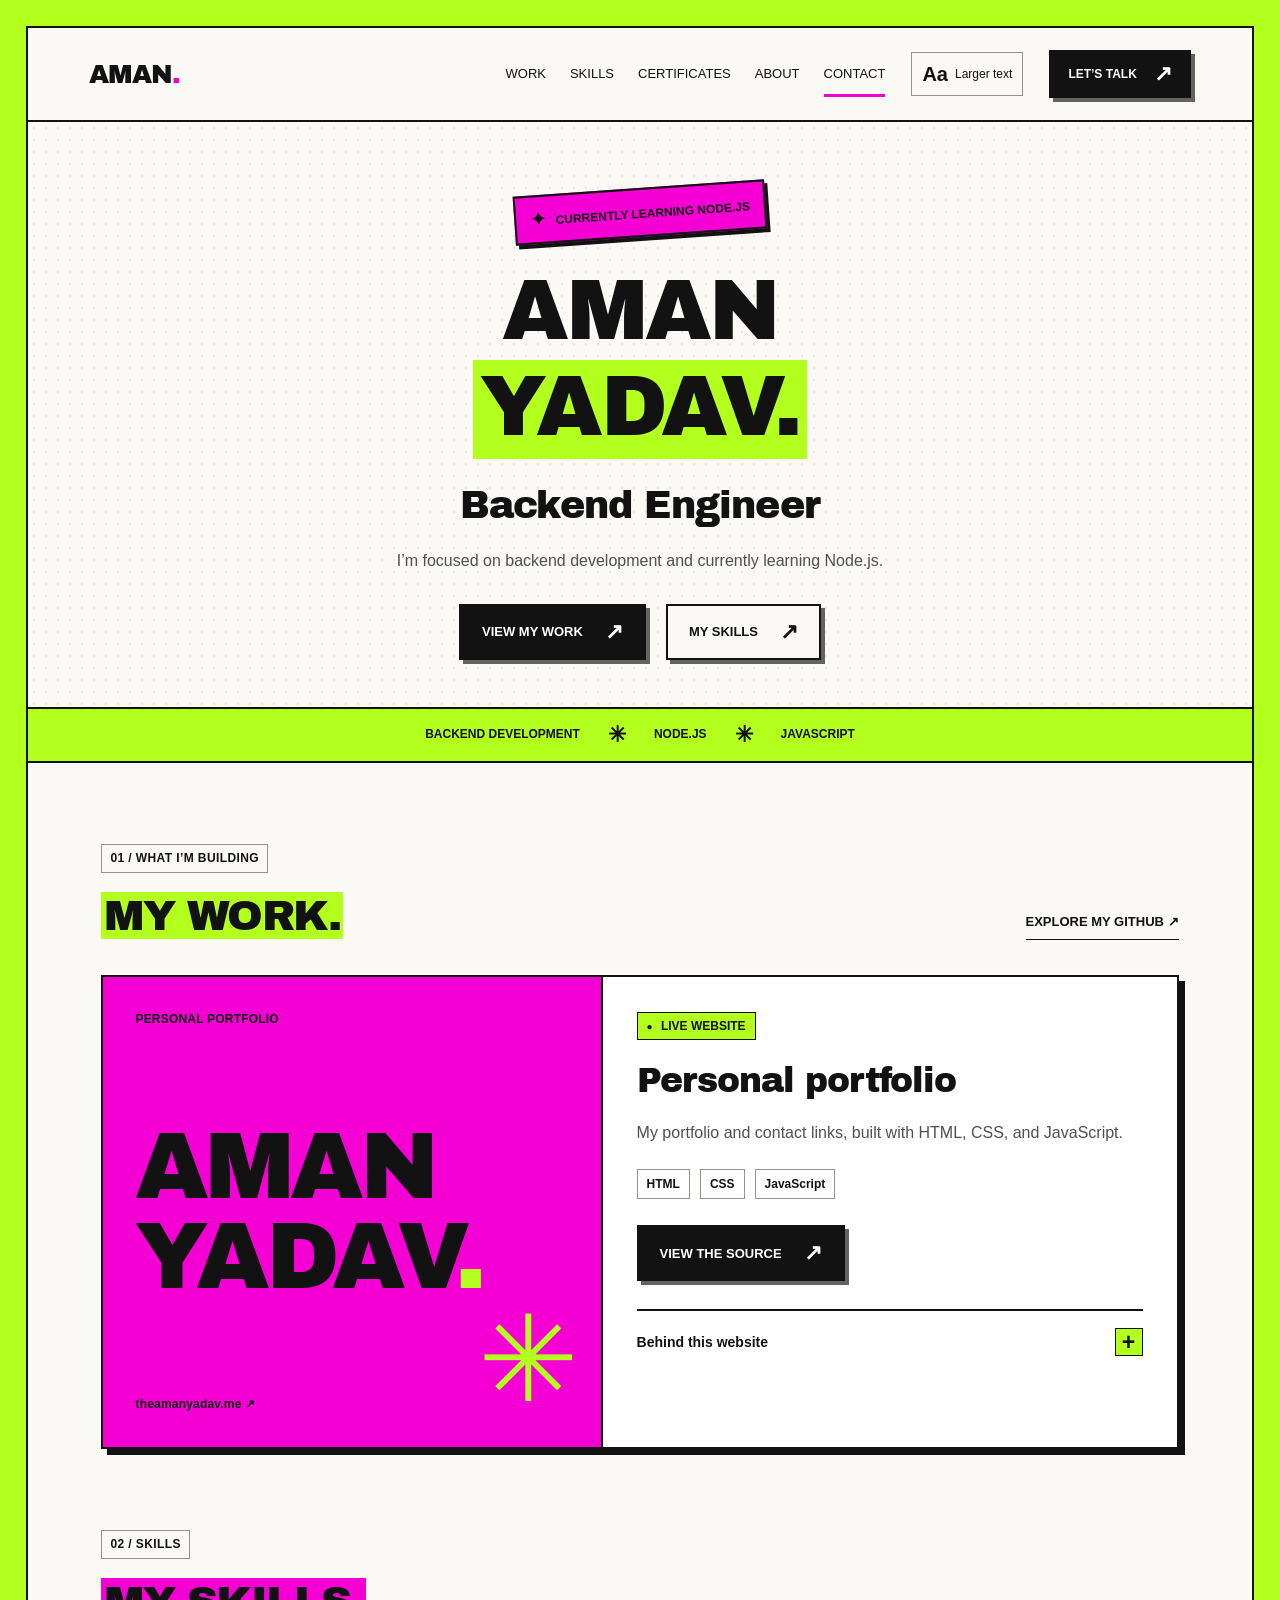
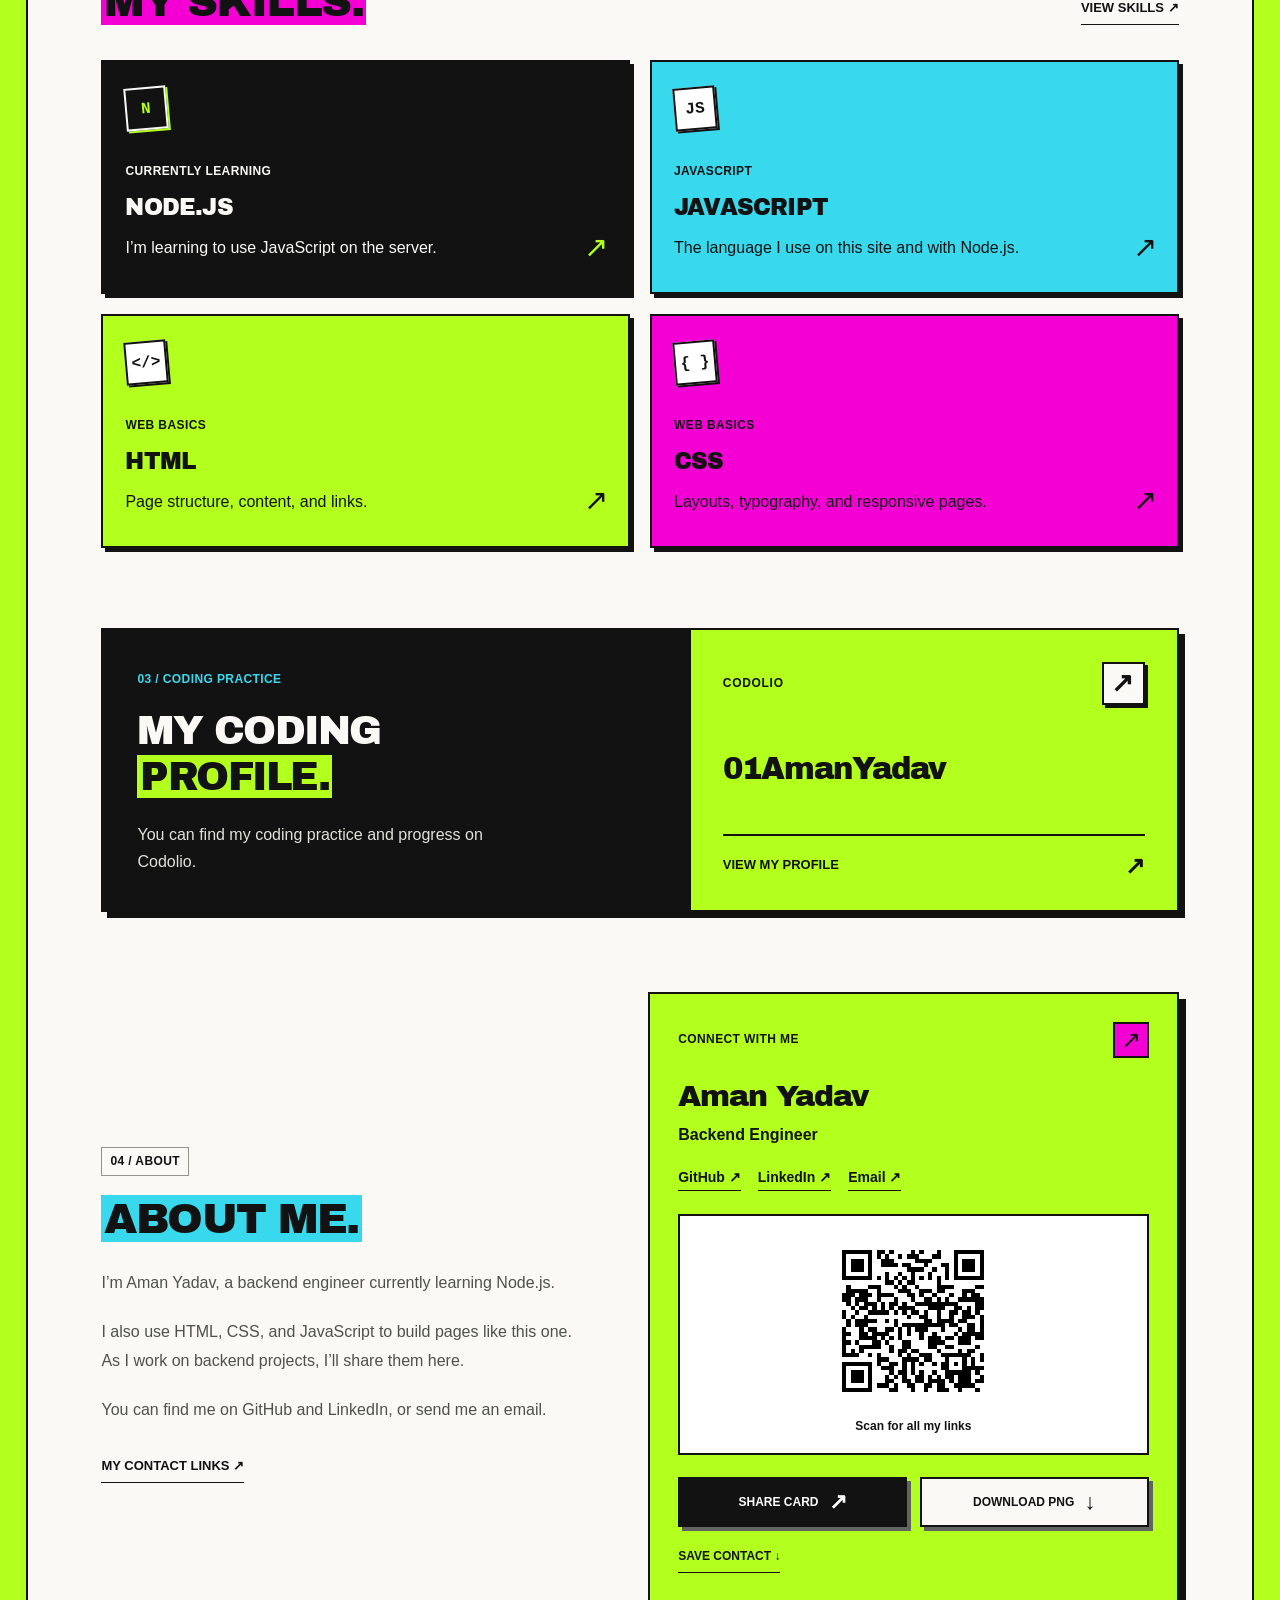
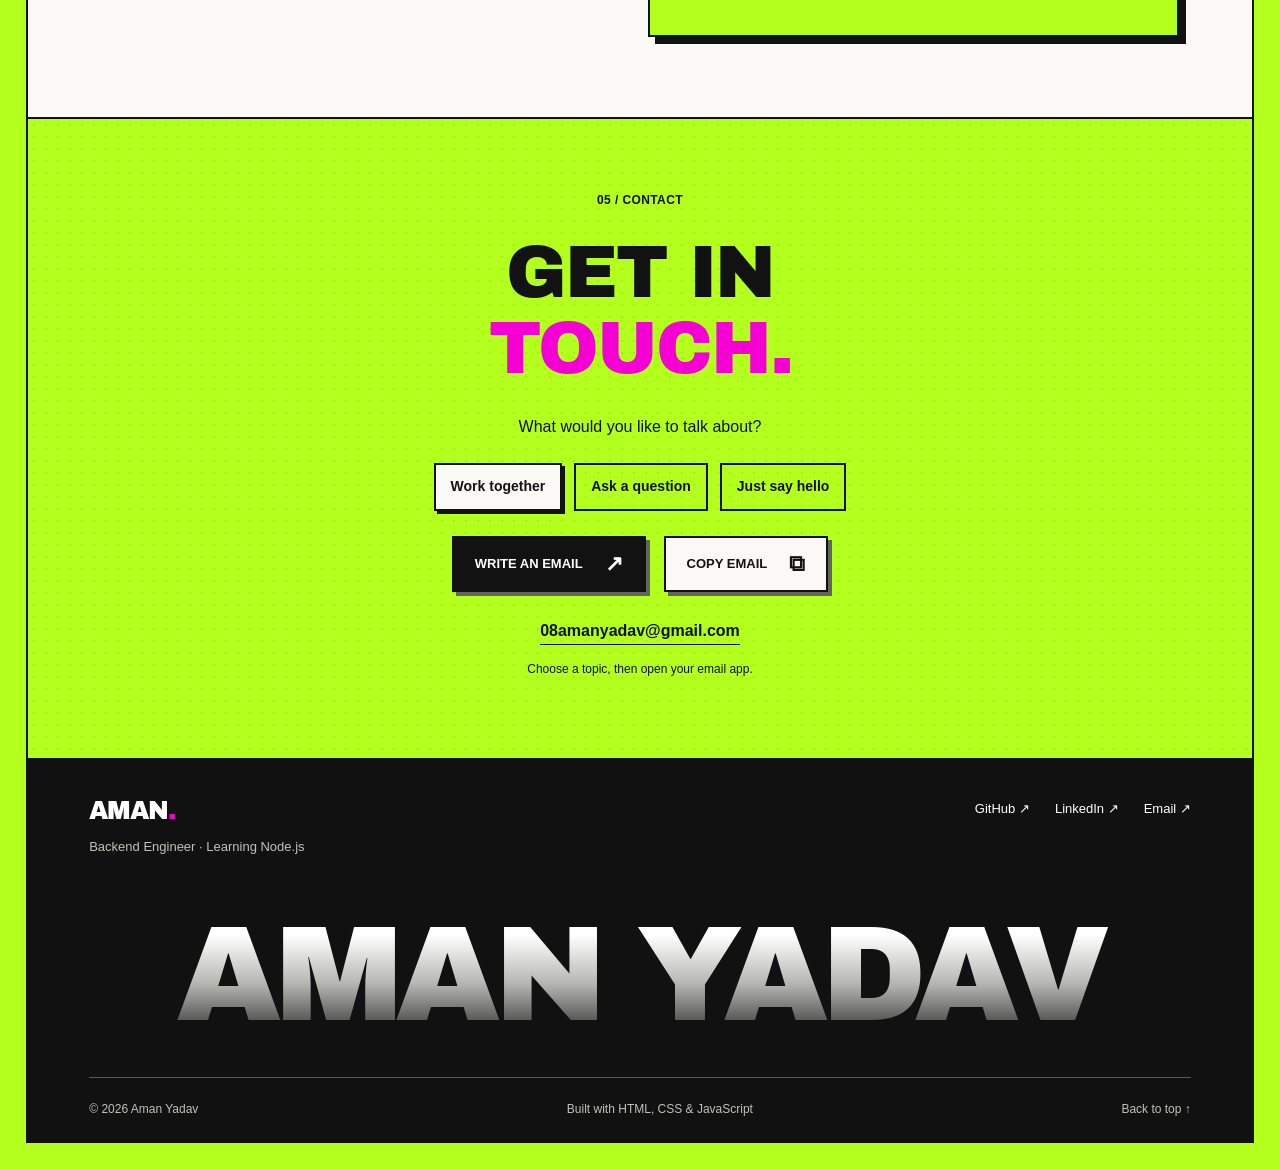
<file: index.html>
<!doctype html><html lang="en"><head><meta charset="utf-8"><meta name="viewport" content="width=device-width, initial-scale=1"><meta name="description" content="Aman Yadav — Backend Engineer. Currently learning Node.js. Projects, skills, and contact links."><meta name="theme-color" content="#b3ff1e"><title>Aman Yadav — Backend Engineer</title><link rel="canonical" href="https://theamanyadav.me/"><link rel="icon" href="data:image/svg+xml,%3Csvg xmlns='http://www.w3.org/2000/svg' viewBox='0 0 64 64'%3E%3Crect width='64' height='64' fill='%23b3ff1e'/%3E%3Ctext x='32' y='46' text-anchor='middle' font-family='Arial,sans-serif' font-weight='900' font-size='39'%3EA%3C/text%3E%3C/svg%3E"><link rel="preload" href="assets/ArchivoBlack-Regular.ttf" as="font" type="font/ttf" crossorigin><link rel="stylesheet" href="styles.css"></head><body><a class="skip" href="#main">Skip to content</a><div class="scroll-progress" aria-hidden="true"></div><div class="page"><header class="site-header"><a class="identity" href="index.html" aria-label="Aman Yadav, home">AMAN<span class="brand-dot">.</span></a><nav aria-label="Main navigation"><a href="#work">Work</a><a href="skills.html">Skills</a><a href="certificates.html">Certificates</a><a href="#about">About</a><a href="#contact">Contact</a></nav><button class="reading-toggle" type="button" aria-pressed="false" aria-label="Use larger text" title="Use larger text"><span aria-hidden="true">Aa</span><span class="reading-label">Larger text</span></button><a class="button button-black header-cta" href="mailto:08amanyadav@gmail.com">LET’S TALK <span aria-hidden="true">↗</span></a></header><main id="main">
<section class="hero dotted" aria-labelledby="hero-title">
<p class="sticker sticker-pink hero-sticker"><span aria-hidden="true">✦</span> CURRENTLY LEARNING NODE.JS</p>
<h1 id="hero-title">AMAN<br><mark>YADAV.</mark></h1><p class="hero-role">Backend Engineer</p>
<p class="hero-copy">I’m focused on backend development and currently learning Node.js.</p>
<div class="hero-actions"><a class="button button-black" href="#work">VIEW MY WORK <span aria-hidden="true">↗</span></a><a class="button button-white" href="skills.html">MY SKILLS <span aria-hidden="true">↗</span></a></div>
</section>
<div class="ticker" aria-label="Backend development, Node.js, JavaScript"><span>BACKEND DEVELOPMENT</span><b aria-hidden="true">✳</b><span>NODE.JS</span><b aria-hidden="true">✳</b><span>JAVASCRIPT</span></div>
<section id="work" class="section work" aria-labelledby="work-title"><div class="section-head"><div><p class="eyebrow">01 / WHAT I’M BUILDING</p><h2 id="work-title"><mark>MY WORK.</mark></h2></div><a class="text-link" href="https://github.com/01amanyadav" target="_blank" rel="noopener noreferrer">EXPLORE MY GITHUB ↗</a></div>
<article class="live-project"><div class="site-art" aria-hidden="true"><span class="site-art-label">PERSONAL PORTFOLIO</span><span class="site-art-name">AMAN<br>YADAV<span>.</span></span><span class="site-art-domain">theamanyadav.me ↗</span><span class="site-art-spark">✳</span></div><div class="live-project-content"><span class="project-state"><span aria-hidden="true">●</span> LIVE WEBSITE</span><h3>Personal portfolio</h3><p>My portfolio and contact links, built with HTML, CSS, and JavaScript.</p><ul class="project-tags" aria-label="Built with"><li>HTML</li><li>CSS</li><li>JavaScript</li></ul><a class="button button-black" href="https://github.com/01amanyadav/01amanyadav.github.io" target="_blank" rel="noopener noreferrer">VIEW THE SOURCE <span aria-hidden="true">↗</span></a><details class="project-details"><summary>Behind this website <span aria-hidden="true">+</span></summary><div><p>A responsive layout, keyboard-friendly controls, readable typography, and motion that respects your preferences.</p><p>Try the text-size switch at the top, explore the Skills page, or copy my email below.</p></div></details></div></article></section>
<section class="section toolkit" aria-labelledby="toolkit-title"><div class="section-head"><div><p class="eyebrow">02 / SKILLS</p><h2 id="toolkit-title"><mark class="pink">MY SKILLS.</mark></h2></div><a class="text-link" href="skills.html">VIEW SKILLS ↗</a></div><div class="toolkit-grid"><a class="tool-card node-card" href="skills.html#nodejs"><span class="tool-icon" aria-hidden="true">N</span><span class="eyebrow">CURRENTLY LEARNING</span><h3>NODE.JS</h3><p>I’m learning to use JavaScript on the server.</p><span class="card-arrow" aria-hidden="true">↗</span></a><a class="tool-card cyan-card" href="skills.html#javascript"><span class="tool-icon" aria-hidden="true">JS</span><span class="eyebrow">JAVASCRIPT</span><h3>JAVASCRIPT</h3><p>The language I use on this site and with Node.js.</p><span class="card-arrow" aria-hidden="true">↗</span></a><a class="tool-card lime-card" href="skills.html#html"><span class="tool-icon" aria-hidden="true">&lt;/&gt;</span><span class="eyebrow">WEB BASICS</span><h3>HTML</h3><p>Page structure, content, and links.</p><span class="card-arrow" aria-hidden="true">↗</span></a><a class="tool-card pink-card" href="skills.html#css"><span class="tool-icon" aria-hidden="true">{ }</span><span class="eyebrow">WEB BASICS</span><h3>CSS</h3><p>Layouts, typography, and responsive pages.</p><span class="card-arrow" aria-hidden="true">↗</span></a></div></section>
<section id="coding" class="section coding" aria-labelledby="coding-title"><div class="coding-panel"><div class="coding-copy"><p class="eyebrow">03 / CODING PRACTICE</p><h2 id="coding-title">MY CODING<br><mark>PROFILE.</mark></h2><p>You can find my coding practice and progress on Codolio.</p></div><a class="coding-profile" href="https://codolio.com/profile/01AmanYadav" target="_blank" rel="noopener noreferrer"><span class="coding-service">CODOLIO <span aria-hidden="true">↗</span></span><span class="coding-handle">01AmanYadav</span><span class="coding-profile-action">VIEW MY PROFILE <span aria-hidden="true">↗</span></span></a></div></section>
<section id="about" class="section about" aria-labelledby="about-title"><div class="about-content"><p class="eyebrow">04 / ABOUT</p><h2 id="about-title"><mark class="cyan">ABOUT ME.</mark></h2><p>I’m Aman Yadav, a backend engineer currently learning Node.js.</p><p>I also use HTML, CSS, and JavaScript to build pages like this one. As I work on backend projects, I’ll share them here.</p><p>You can find me on GitHub and LinkedIn, or send me an email.</p><a class="text-link" href="connect.html">MY CONTACT LINKS ↗</a></div><aside class="connection-card" aria-label="Aman Yadav’s shareable contact card"><div class="connect-card-heading"><span class="eyebrow">CONNECT WITH ME</span><a href="connect.html" aria-label="Open Aman’s contact page">↗</a></div><h3>Aman Yadav</h3><p class="connect-card-role">Backend Engineer</p><div class="connect-card-links"><a href="https://github.com/01amanyadav" target="_blank" rel="noopener noreferrer">GitHub ↗</a><a href="https://linkedin.com/in/08amanyadav" target="_blank" rel="noopener noreferrer">LinkedIn ↗</a><a href="mailto:08amanyadav@gmail.com">Email ↗</a></div><figure class="card-qr"><a href="connect.html" aria-label="Open the links encoded in this QR code"><img src="assets/connect-qr.svg" width="176" height="176" alt="QR code for Aman Yadav’s contact page"></a><figcaption>Scan for all my links</figcaption></figure><div class="card-actions"><button type="button" class="button button-black" data-share-profile>Share card <span aria-hidden="true">↗</span></button><a class="button button-white" href="assets/aman-yadav-card.png" download="Aman-Yadav-Card.png">Download PNG <span aria-hidden="true">↓</span></a></div><a class="save-contact text-link" href="assets/aman-yadav.vcf" download="Aman-Yadav.vcf">SAVE CONTACT ↓</a><p class="share-status" role="status" aria-live="polite"></p></aside></section>
<section id="contact" class="contact dotted" aria-labelledby="contact-title"><p class="eyebrow">05 / CONTACT</p><h2 id="contact-title">GET IN<br><span class="pink-text">TOUCH.</span></h2><p>What would you like to talk about?</p><div class="contact-topics" role="group" aria-label="Choose an email topic"><button type="button" class="topic-button" data-subject="Let's work together" aria-pressed="true">Work together</button><button type="button" class="topic-button" data-subject="I have a question" aria-pressed="false">Ask a question</button><button type="button" class="topic-button" data-subject="Hello, Aman!" aria-pressed="false">Just say hello</button></div><div class="contact-actions"><a id="contact-email" class="button button-black" href="mailto:08amanyadav@gmail.com?subject=Let%27s%20work%20together">WRITE AN EMAIL <span aria-hidden="true">↗</span></a><button type="button" class="button button-white copy-email" data-copy-email>Copy email <span aria-hidden="true">⧉</span></button></div><a class="email-address" href="mailto:08amanyadav@gmail.com">08amanyadav@gmail.com</a><p class="copy-status" role="status" aria-live="polite" id="copy-status">Choose a topic, then open your email app.</p></section>
</main><footer><div class="footer-top"><a class="identity" href="index.html">AMAN<span class="brand-dot">.</span></a><p>Backend Engineer · Learning Node.js</p><div><a href="https://github.com/01amanyadav" target="_blank" rel="noopener noreferrer">GitHub ↗</a><a href="https://linkedin.com/in/08amanyadav" target="_blank" rel="noopener noreferrer">LinkedIn ↗</a><a href="mailto:08amanyadav@gmail.com">Email ↗</a></div></div><a class="footer-name" href="index.html">AMAN YADAV</a><div class="footer-meta"><span>© <span id="year">2026</span> Aman Yadav</span><span>Built with HTML, CSS & JavaScript</span><a href="#">Back to top ↑</a></div></footer></div><script src="script.js"></script></body></html>
</file>
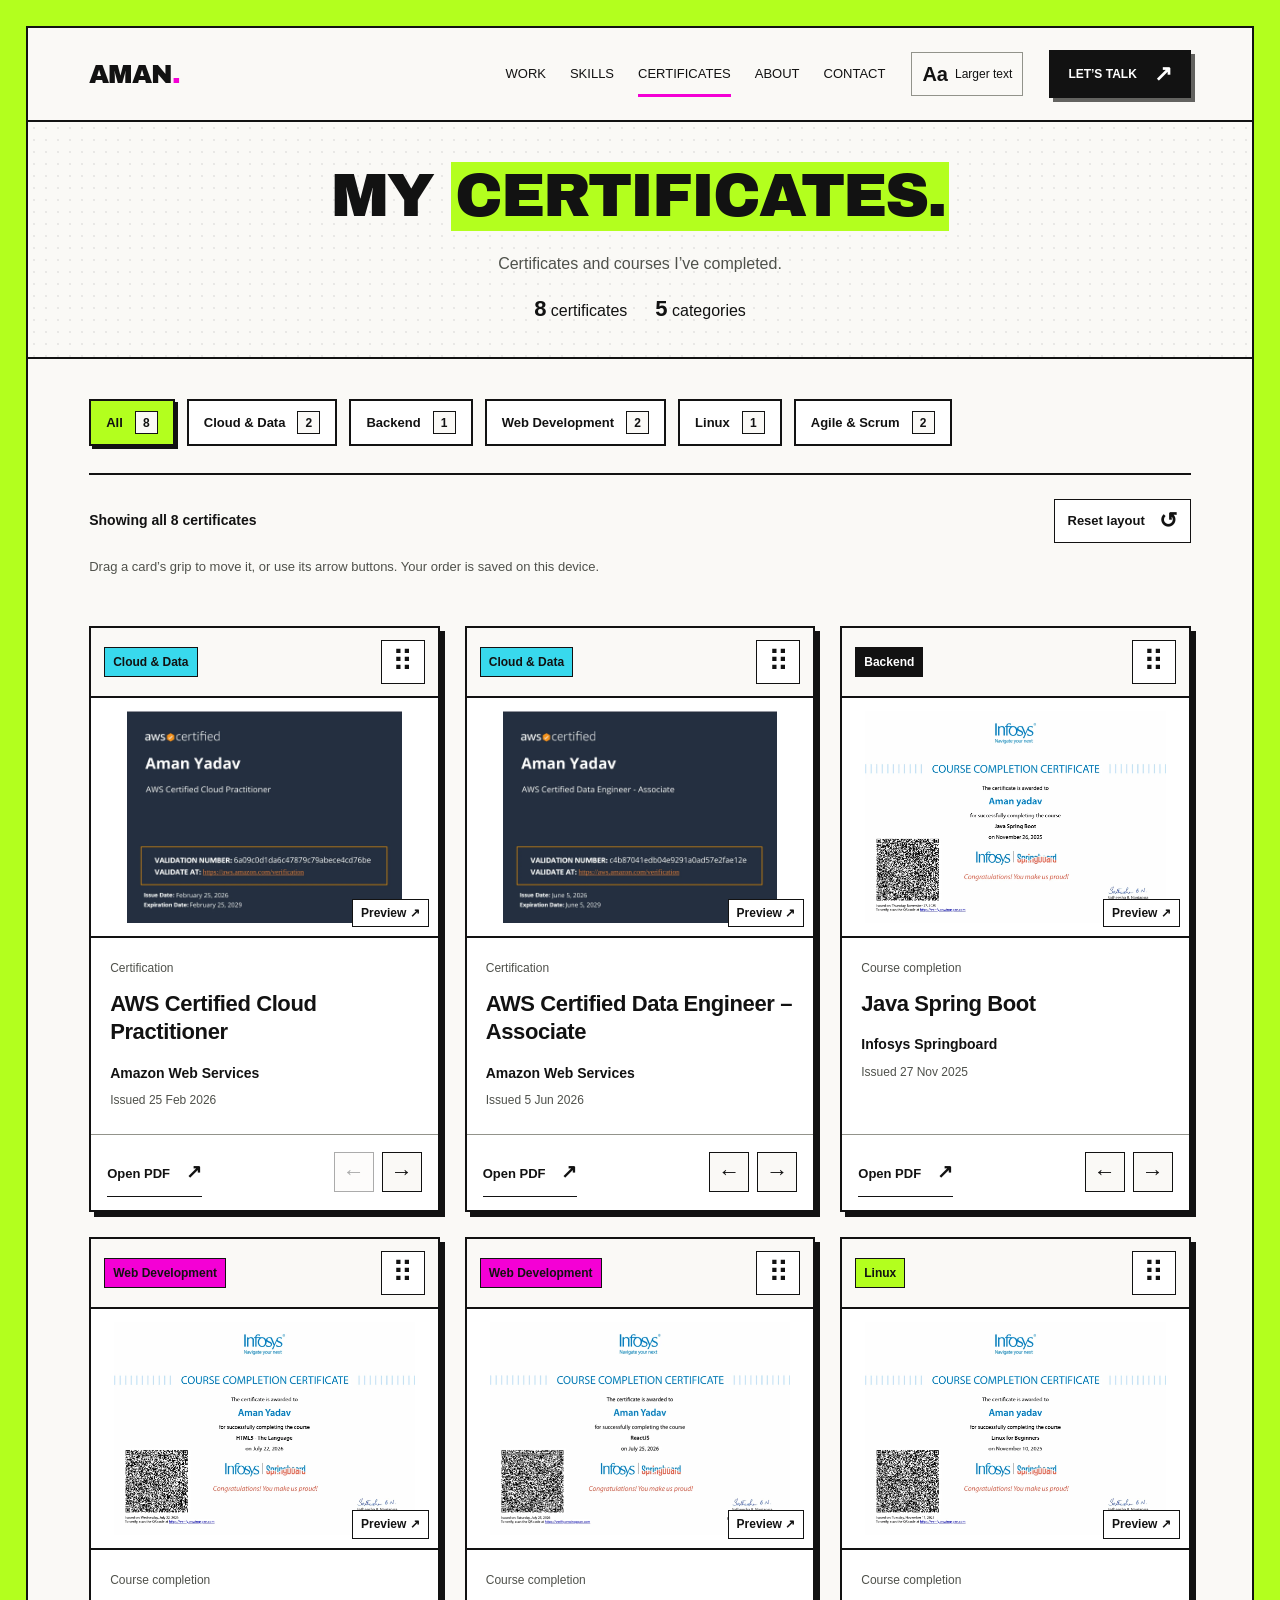
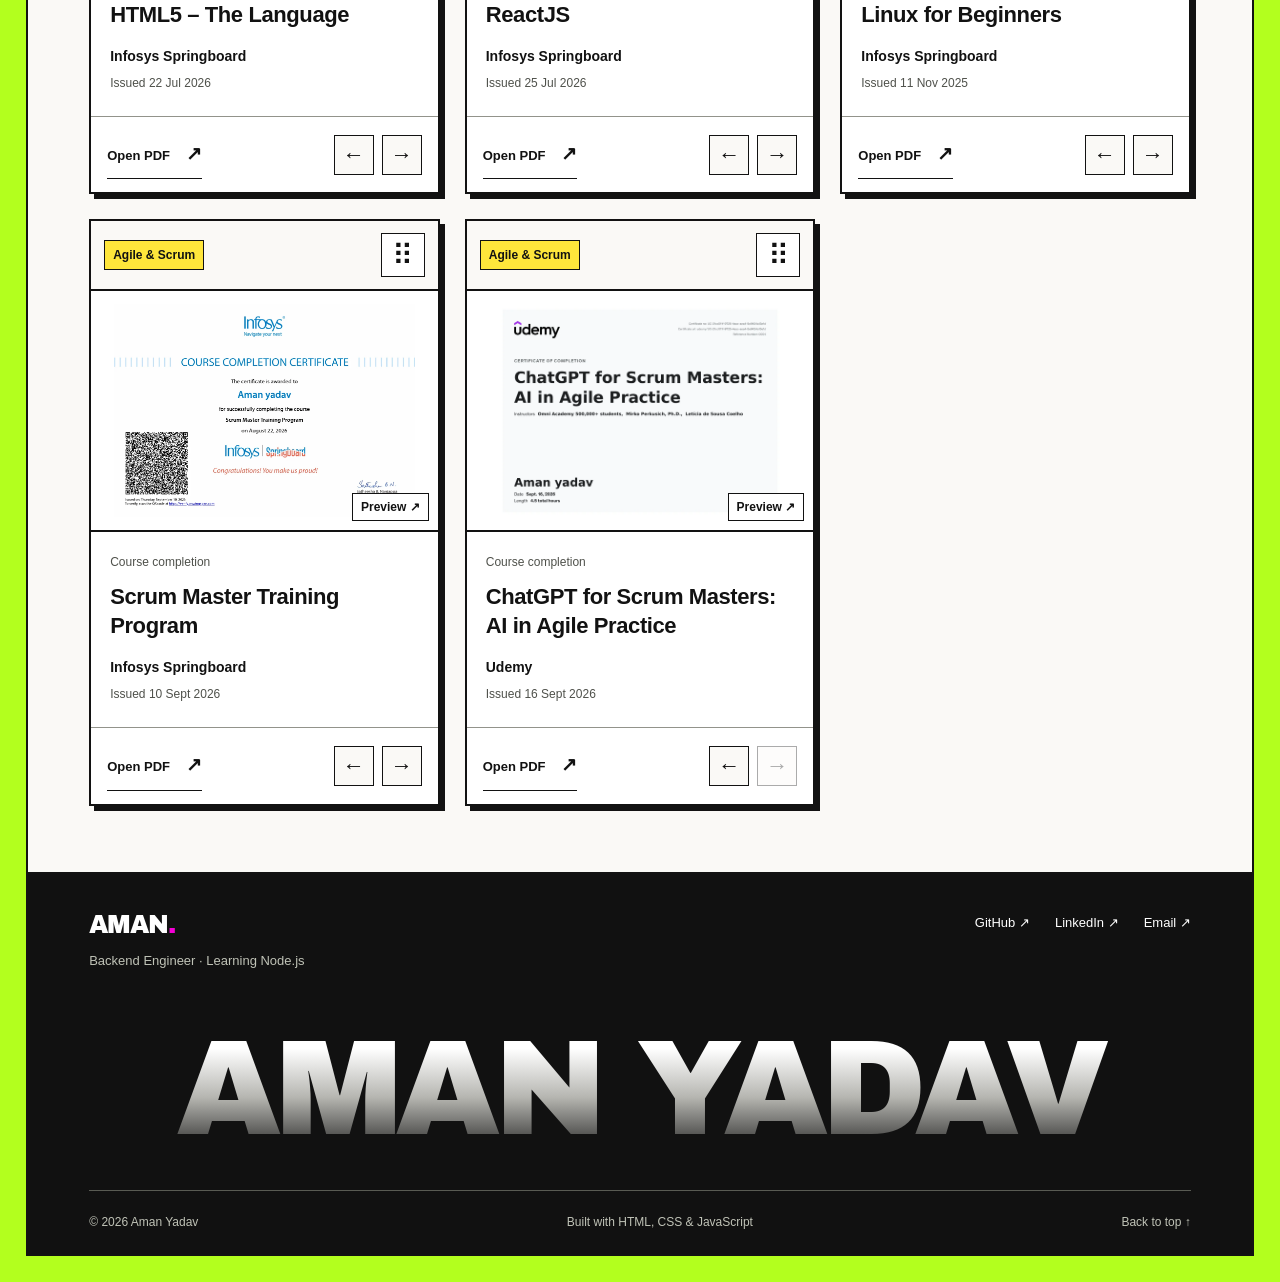
<file: certificates.html>
<!doctype html><html lang="en"><head><meta charset="utf-8"><meta name="viewport" content="width=device-width, initial-scale=1"><meta name="description" content="Aman Yadav’s certificates and completed courses, organized by category in a draggable grid."><meta name="theme-color" content="#b3ff1e"><title>Certificates — Aman Yadav</title><link rel="canonical" href="https://theamanyadav.me/certificates.html"><link rel="icon" href="data:image/svg+xml,%3Csvg xmlns='http://www.w3.org/2000/svg' viewBox='0 0 64 64'%3E%3Crect width='64' height='64' fill='%23b3ff1e'/%3E%3Ctext x='32' y='46' text-anchor='middle' font-family='Arial,sans-serif' font-weight='900' font-size='39'%3EA%3C/text%3E%3C/svg%3E"><link rel="preload" href="assets/ArchivoBlack-Regular.ttf" as="font" type="font/ttf" crossorigin><link rel="stylesheet" href="styles.css"><link rel="stylesheet" href="certificates.css"></head><body><a class="skip" href="#main">Skip to content</a><div class="scroll-progress" aria-hidden="true"></div><div class="page"><header class="site-header"><a class="identity" href="index.html" aria-label="Aman Yadav, home">AMAN<span class="brand-dot">.</span></a><nav aria-label="Main navigation"><a href="index.html#work">Work</a><a href="skills.html">Skills</a><a href="certificates.html" aria-current="page">Certificates</a><a href="index.html#about">About</a><a href="index.html#contact">Contact</a></nav><button class="reading-toggle" type="button" aria-pressed="false" aria-label="Use larger text" title="Use larger text"><span aria-hidden="true">Aa</span><span class="reading-label">Larger text</span></button><a class="button button-black header-cta" href="mailto:08amanyadav@gmail.com">LET’S TALK <span aria-hidden="true">↗</span></a></header><main id="main"><section class="certificates-intro dotted" aria-labelledby="certificates-title"><h1 id="certificates-title">MY <mark>CERTIFICATES.</mark></h1><p>Certificates and courses I’ve completed.</p><div class="certificates-summary"><span><strong>8</strong> certificates</span><span><strong>5</strong> categories</span></div></section>
<section class="certificate-board" aria-label="Certificate collection"><div class="certificate-filters" role="group" aria-label="Filter certificates by category"><button type="button" class="certificate-filter" data-filter="all" aria-pressed="true" aria-controls="certificate-grid">All <span class="filter-count">8</span></button><button type="button" class="certificate-filter" data-filter="cloud" aria-pressed="false" aria-controls="certificate-grid">Cloud &amp; Data <span class="filter-count">2</span></button><button type="button" class="certificate-filter" data-filter="backend" aria-pressed="false" aria-controls="certificate-grid">Backend <span class="filter-count">1</span></button><button type="button" class="certificate-filter" data-filter="web" aria-pressed="false" aria-controls="certificate-grid">Web Development <span class="filter-count">2</span></button><button type="button" class="certificate-filter" data-filter="linux" aria-pressed="false" aria-controls="certificate-grid">Linux <span class="filter-count">1</span></button><button type="button" class="certificate-filter" data-filter="agile" aria-pressed="false" aria-controls="certificate-grid">Agile &amp; Scrum <span class="filter-count">2</span></button></div><div class="board-toolbar"><p id="certificate-count">Showing all 8 certificates</p><button type="button" class="reset-layout">Reset layout <span aria-hidden="true">↺</span></button></div><p class="drag-instructions" id="drag-instructions">Drag a card’s grip to move it, or use its arrow buttons. Your order is saved on this device.</p><p id="keyboard-instructions" class="keyboard-instructions">Using a keyboard? Focus a grip, press Space, then use the arrow keys. Press Enter to drop or Escape to cancel.</p><p id="certificate-status" class="certificate-status" role="status" aria-live="polite" aria-atomic="true"></p><div id="certificate-grid" class="certificate-grid"><article class="certificate-card category-cloud" data-id="aws-cloud" data-category="cloud" aria-labelledby="title-aws-cloud"><div class="cert-card-top"><span class="certificate-category">Cloud &amp; Data</span><button class="drag-handle" type="button" aria-label="Reorder AWS Certified Cloud Practitioner" aria-describedby="drag-instructions keyboard-instructions" aria-pressed="false"><span aria-hidden="true">⠿</span></button></div><button class="certificate-preview" type="button" data-preview="aws-cloud" aria-label="Preview AWS Certified Cloud Practitioner"><img src="assets/certificates/aws-cloud.webp" width="1200" height="928" alt="AWS Certified Cloud Practitioner certificate for Aman Yadav" loading="eager" draggable="false"><span class="preview-label">Preview ↗</span></button><div class="certificate-info"><p class="certificate-kind">Certification</p><h2 id="title-aws-cloud">AWS Certified Cloud Practitioner</h2><p class="certificate-issuer">Amazon Web Services</p><p class="certificate-date">Issued <time datetime="2026-02-25">25 Feb 2026</time></p></div><div class="certificate-actions"><a class="certificate-pdf" href="assets/certificates/aws-cloud.pdf" target="_blank" rel="noopener noreferrer">Open PDF <span aria-hidden="true">↗</span></a><div class="card-move-actions" role="group" aria-label="Move AWS Certified Cloud Practitioner"><button type="button" class="move-certificate" data-direction="-1" aria-label="Move AWS Certified Cloud Practitioner earlier"><span aria-hidden="true">←</span></button><button type="button" class="move-certificate" data-direction="1" aria-label="Move AWS Certified Cloud Practitioner later"><span aria-hidden="true">→</span></button></div></div></article>
<article class="certificate-card category-cloud" data-id="aws-data" data-category="cloud" aria-labelledby="title-aws-data"><div class="cert-card-top"><span class="certificate-category">Cloud &amp; Data</span><button class="drag-handle" type="button" aria-label="Reorder AWS Certified Data Engineer – Associate" aria-describedby="drag-instructions keyboard-instructions" aria-pressed="false"><span aria-hidden="true">⠿</span></button></div><button class="certificate-preview" type="button" data-preview="aws-data" aria-label="Preview AWS Certified Data Engineer – Associate"><img src="assets/certificates/aws-data.webp" width="1200" height="928" alt="AWS Certified Data Engineer – Associate certificate for Aman Yadav" loading="eager" draggable="false"><span class="preview-label">Preview ↗</span></button><div class="certificate-info"><p class="certificate-kind">Certification</p><h2 id="title-aws-data">AWS Certified Data Engineer – Associate</h2><p class="certificate-issuer">Amazon Web Services</p><p class="certificate-date">Issued <time datetime="2026-06-05">5 Jun 2026</time></p></div><div class="certificate-actions"><a class="certificate-pdf" href="assets/certificates/aws-data.pdf" target="_blank" rel="noopener noreferrer">Open PDF <span aria-hidden="true">↗</span></a><div class="card-move-actions" role="group" aria-label="Move AWS Certified Data Engineer – Associate"><button type="button" class="move-certificate" data-direction="-1" aria-label="Move AWS Certified Data Engineer – Associate earlier"><span aria-hidden="true">←</span></button><button type="button" class="move-certificate" data-direction="1" aria-label="Move AWS Certified Data Engineer – Associate later"><span aria-hidden="true">→</span></button></div></div></article>
<article class="certificate-card category-backend" data-id="spring-boot" data-category="backend" aria-labelledby="title-spring-boot"><div class="cert-card-top"><span class="certificate-category">Backend</span><button class="drag-handle" type="button" aria-label="Reorder Java Spring Boot" aria-describedby="drag-instructions keyboard-instructions" aria-pressed="false"><span aria-hidden="true">⠿</span></button></div><button class="certificate-preview" type="button" data-preview="spring-boot" aria-label="Preview Java Spring Boot"><img src="assets/certificates/spring-boot.webp" width="1200" height="849" alt="Java Spring Boot certificate for Aman Yadav" loading="eager" draggable="false"><span class="preview-label">Preview ↗</span></button><div class="certificate-info"><p class="certificate-kind">Course completion</p><h2 id="title-spring-boot">Java Spring Boot</h2><p class="certificate-issuer">Infosys Springboard</p><p class="certificate-date">Issued <time datetime="2025-11-27">27 Nov 2025</time></p></div><div class="certificate-actions"><a class="certificate-pdf" href="assets/certificates/spring-boot.pdf" target="_blank" rel="noopener noreferrer">Open PDF <span aria-hidden="true">↗</span></a><div class="card-move-actions" role="group" aria-label="Move Java Spring Boot"><button type="button" class="move-certificate" data-direction="-1" aria-label="Move Java Spring Boot earlier"><span aria-hidden="true">←</span></button><button type="button" class="move-certificate" data-direction="1" aria-label="Move Java Spring Boot later"><span aria-hidden="true">→</span></button></div></div></article>
<article class="certificate-card category-web" data-id="html5" data-category="web" aria-labelledby="title-html5"><div class="cert-card-top"><span class="certificate-category">Web Development</span><button class="drag-handle" type="button" aria-label="Reorder HTML5 – The Language" aria-describedby="drag-instructions keyboard-instructions" aria-pressed="false"><span aria-hidden="true">⠿</span></button></div><button class="certificate-preview" type="button" data-preview="html5" aria-label="Preview HTML5 – The Language"><img src="assets/certificates/html5.webp" width="1200" height="849" alt="HTML5 – The Language certificate for Aman Yadav" loading="lazy" draggable="false"><span class="preview-label">Preview ↗</span></button><div class="certificate-info"><p class="certificate-kind">Course completion</p><h2 id="title-html5">HTML5 – The Language</h2><p class="certificate-issuer">Infosys Springboard</p><p class="certificate-date">Issued <time datetime="2026-07-22">22 Jul 2026</time></p></div><div class="certificate-actions"><a class="certificate-pdf" href="assets/certificates/html5.pdf" target="_blank" rel="noopener noreferrer">Open PDF <span aria-hidden="true">↗</span></a><div class="card-move-actions" role="group" aria-label="Move HTML5 – The Language"><button type="button" class="move-certificate" data-direction="-1" aria-label="Move HTML5 – The Language earlier"><span aria-hidden="true">←</span></button><button type="button" class="move-certificate" data-direction="1" aria-label="Move HTML5 – The Language later"><span aria-hidden="true">→</span></button></div></div></article>
<article class="certificate-card category-web" data-id="reactjs" data-category="web" aria-labelledby="title-reactjs"><div class="cert-card-top"><span class="certificate-category">Web Development</span><button class="drag-handle" type="button" aria-label="Reorder ReactJS" aria-describedby="drag-instructions keyboard-instructions" aria-pressed="false"><span aria-hidden="true">⠿</span></button></div><button class="certificate-preview" type="button" data-preview="reactjs" aria-label="Preview ReactJS"><img src="assets/certificates/reactjs.webp" width="1200" height="849" alt="ReactJS certificate for Aman Yadav" loading="lazy" draggable="false"><span class="preview-label">Preview ↗</span></button><div class="certificate-info"><p class="certificate-kind">Course completion</p><h2 id="title-reactjs">ReactJS</h2><p class="certificate-issuer">Infosys Springboard</p><p class="certificate-date">Issued <time datetime="2026-07-25">25 Jul 2026</time></p></div><div class="certificate-actions"><a class="certificate-pdf" href="assets/certificates/reactjs.pdf" target="_blank" rel="noopener noreferrer">Open PDF <span aria-hidden="true">↗</span></a><div class="card-move-actions" role="group" aria-label="Move ReactJS"><button type="button" class="move-certificate" data-direction="-1" aria-label="Move ReactJS earlier"><span aria-hidden="true">←</span></button><button type="button" class="move-certificate" data-direction="1" aria-label="Move ReactJS later"><span aria-hidden="true">→</span></button></div></div></article>
<article class="certificate-card category-linux" data-id="linux" data-category="linux" aria-labelledby="title-linux"><div class="cert-card-top"><span class="certificate-category">Linux</span><button class="drag-handle" type="button" aria-label="Reorder Linux for Beginners" aria-describedby="drag-instructions keyboard-instructions" aria-pressed="false"><span aria-hidden="true">⠿</span></button></div><button class="certificate-preview" type="button" data-preview="linux" aria-label="Preview Linux for Beginners"><img src="assets/certificates/linux.webp" width="1200" height="849" alt="Linux for Beginners certificate for Aman Yadav" loading="lazy" draggable="false"><span class="preview-label">Preview ↗</span></button><div class="certificate-info"><p class="certificate-kind">Course completion</p><h2 id="title-linux">Linux for Beginners</h2><p class="certificate-issuer">Infosys Springboard</p><p class="certificate-date">Issued <time datetime="2025-11-11">11 Nov 2025</time></p></div><div class="certificate-actions"><a class="certificate-pdf" href="assets/certificates/linux.pdf" target="_blank" rel="noopener noreferrer">Open PDF <span aria-hidden="true">↗</span></a><div class="card-move-actions" role="group" aria-label="Move Linux for Beginners"><button type="button" class="move-certificate" data-direction="-1" aria-label="Move Linux for Beginners earlier"><span aria-hidden="true">←</span></button><button type="button" class="move-certificate" data-direction="1" aria-label="Move Linux for Beginners later"><span aria-hidden="true">→</span></button></div></div></article>
<article class="certificate-card category-agile" data-id="scrum-training" data-category="agile" aria-labelledby="title-scrum-training"><div class="cert-card-top"><span class="certificate-category">Agile &amp; Scrum</span><button class="drag-handle" type="button" aria-label="Reorder Scrum Master Training Program" aria-describedby="drag-instructions keyboard-instructions" aria-pressed="false"><span aria-hidden="true">⠿</span></button></div><button class="certificate-preview" type="button" data-preview="scrum-training" aria-label="Preview Scrum Master Training Program"><img src="assets/certificates/scrum-training.webp" width="1200" height="849" alt="Scrum Master Training Program certificate for Aman Yadav" loading="lazy" draggable="false"><span class="preview-label">Preview ↗</span></button><div class="certificate-info"><p class="certificate-kind">Course completion</p><h2 id="title-scrum-training">Scrum Master Training Program</h2><p class="certificate-issuer">Infosys Springboard</p><p class="certificate-date">Issued <time datetime="2026-09-10">10 Sept 2026</time></p></div><div class="certificate-actions"><a class="certificate-pdf" href="assets/certificates/scrum-training.pdf" target="_blank" rel="noopener noreferrer">Open PDF <span aria-hidden="true">↗</span></a><div class="card-move-actions" role="group" aria-label="Move Scrum Master Training Program"><button type="button" class="move-certificate" data-direction="-1" aria-label="Move Scrum Master Training Program earlier"><span aria-hidden="true">←</span></button><button type="button" class="move-certificate" data-direction="1" aria-label="Move Scrum Master Training Program later"><span aria-hidden="true">→</span></button></div></div></article>
<article class="certificate-card category-agile" data-id="chatgpt-scrum" data-category="agile" aria-labelledby="title-chatgpt-scrum"><div class="cert-card-top"><span class="certificate-category">Agile &amp; Scrum</span><button class="drag-handle" type="button" aria-label="Reorder ChatGPT for Scrum Masters: AI in Agile Practice" aria-describedby="drag-instructions keyboard-instructions" aria-pressed="false"><span aria-hidden="true">⠿</span></button></div><button class="certificate-preview" type="button" data-preview="chatgpt-scrum" aria-label="Preview ChatGPT for Scrum Masters: AI in Agile Practice"><img src="assets/certificates/chatgpt-scrum.webp" width="1200" height="893" alt="ChatGPT for Scrum Masters: AI in Agile Practice certificate for Aman Yadav" loading="lazy" draggable="false"><span class="preview-label">Preview ↗</span></button><div class="certificate-info"><p class="certificate-kind">Course completion</p><h2 id="title-chatgpt-scrum">ChatGPT for Scrum Masters: AI in Agile Practice</h2><p class="certificate-issuer">Udemy</p><p class="certificate-date">Issued <time datetime="2026-09-16">16 Sept 2026</time></p></div><div class="certificate-actions"><a class="certificate-pdf" href="assets/certificates/chatgpt-scrum.pdf" target="_blank" rel="noopener noreferrer">Open PDF <span aria-hidden="true">↗</span></a><div class="card-move-actions" role="group" aria-label="Move ChatGPT for Scrum Masters: AI in Agile Practice"><button type="button" class="move-certificate" data-direction="-1" aria-label="Move ChatGPT for Scrum Masters: AI in Agile Practice earlier"><span aria-hidden="true">←</span></button><button type="button" class="move-certificate" data-direction="1" aria-label="Move ChatGPT for Scrum Masters: AI in Agile Practice later"><span aria-hidden="true">→</span></button></div></div></article></div></section>
<dialog id="certificate-dialog" class="certificate-dialog" aria-labelledby="preview-title"><div class="certificate-dialog-header"><div><p class="eyebrow">CERTIFICATE PREVIEW</p><h2 id="preview-title"></h2></div><button type="button" class="close-certificate" aria-label="Close certificate preview">×</button></div><img id="preview-image" alt=""><div class="certificate-dialog-actions"><a id="preview-pdf" class="button button-black" target="_blank" rel="noopener noreferrer">Open PDF ↗</a><a id="download-certificate" class="button button-white" download>Download PDF ↓</a></div></dialog>
</main><footer><div class="footer-top"><a class="identity" href="index.html">AMAN<span class="brand-dot">.</span></a><p>Backend Engineer · Learning Node.js</p><div><a href="https://github.com/01amanyadav" target="_blank" rel="noopener noreferrer">GitHub ↗</a><a href="https://linkedin.com/in/08amanyadav" target="_blank" rel="noopener noreferrer">LinkedIn ↗</a><a href="mailto:08amanyadav@gmail.com">Email ↗</a></div></div><a class="footer-name" href="index.html">AMAN YADAV</a><div class="footer-meta"><span>© <span id="year">2026</span> Aman Yadav</span><span>Built with HTML, CSS & JavaScript</span><a href="#">Back to top ↑</a></div></footer></div><script src="script.js"></script><script src="certificates.js"></script></body></html>
</file>
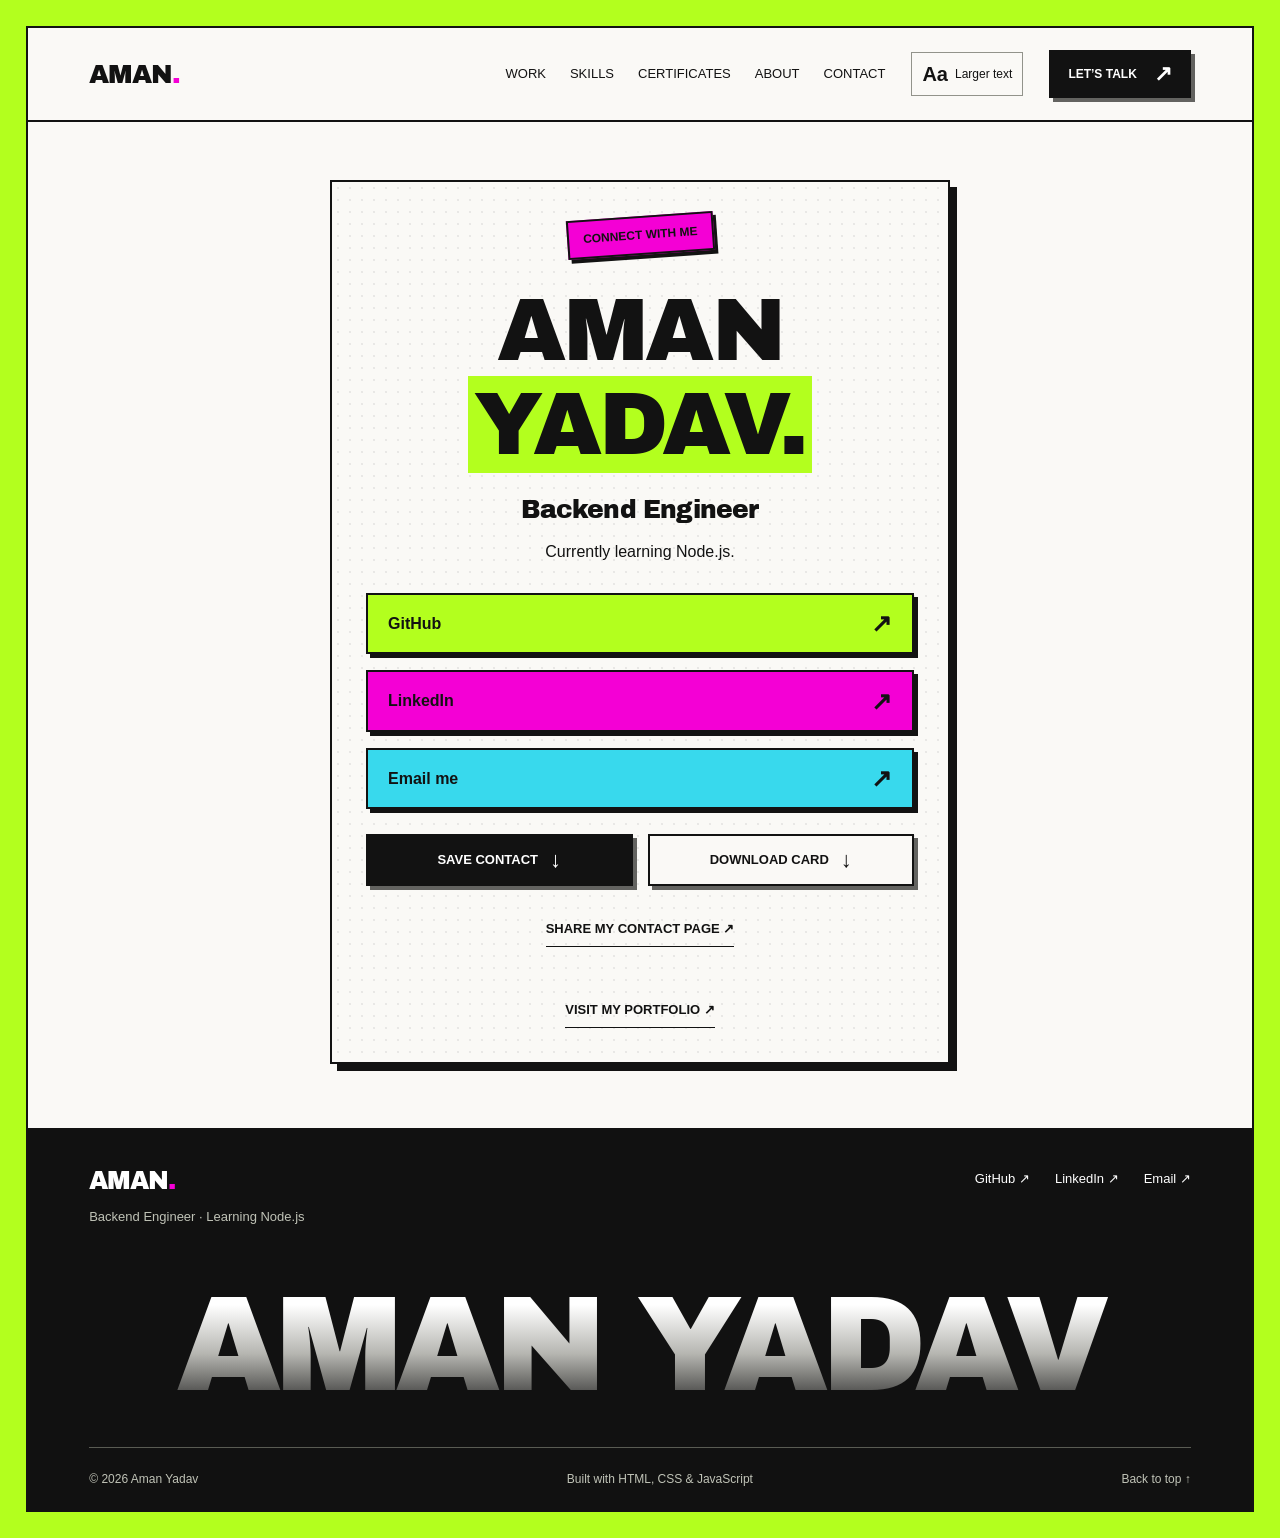
<file: connect.html>
<!doctype html><html lang="en"><head><meta charset="utf-8"><meta name="viewport" content="width=device-width, initial-scale=1"><meta name="description" content="Aman Yadav — Backend Engineer. Currently learning Node.js. Projects, skills, and contact links."><meta name="theme-color" content="#b3ff1e"><title>Connect — Aman Yadav</title><link rel="canonical" href="https://theamanyadav.me/connect.html"><link rel="icon" href="data:image/svg+xml,%3Csvg xmlns='http://www.w3.org/2000/svg' viewBox='0 0 64 64'%3E%3Crect width='64' height='64' fill='%23b3ff1e'/%3E%3Ctext x='32' y='46' text-anchor='middle' font-family='Arial,sans-serif' font-weight='900' font-size='39'%3EA%3C/text%3E%3C/svg%3E"><link rel="preload" href="assets/ArchivoBlack-Regular.ttf" as="font" type="font/ttf" crossorigin><link rel="stylesheet" href="styles.css"></head><body><a class="skip" href="#main">Skip to content</a><div class="scroll-progress" aria-hidden="true"></div><div class="page"><header class="site-header"><a class="identity" href="index.html" aria-label="Aman Yadav, home">AMAN<span class="brand-dot">.</span></a><nav aria-label="Main navigation"><a href="index.html#work">Work</a><a href="skills.html">Skills</a><a href="certificates.html">Certificates</a><a href="index.html#about">About</a><a href="index.html#contact">Contact</a></nav><button class="reading-toggle" type="button" aria-pressed="false" aria-label="Use larger text" title="Use larger text"><span aria-hidden="true">Aa</span><span class="reading-label">Larger text</span></button><a class="button button-black header-cta" href="mailto:08amanyadav@gmail.com">LET’S TALK <span aria-hidden="true">↗</span></a></header><main id="main" class="connect-main"><section class="connect-profile dotted" aria-labelledby="connect-title"><p class="sticker sticker-pink">CONNECT WITH ME</p><h1 id="connect-title">AMAN<br><mark>YADAV.</mark></h1><p class="connect-role">Backend Engineer</p><p class="connect-note">Currently learning Node.js.</p><div class="profile-links"><a href="https://github.com/01amanyadav" target="_blank" rel="noopener noreferrer"><span>GitHub</span><span aria-hidden="true">↗</span></a><a href="https://linkedin.com/in/08amanyadav" target="_blank" rel="noopener noreferrer"><span>LinkedIn</span><span aria-hidden="true">↗</span></a><a href="mailto:08amanyadav@gmail.com"><span>Email me</span><span aria-hidden="true">↗</span></a></div><div class="profile-resources"><a class="button button-black" href="assets/aman-yadav.vcf" download="Aman-Yadav.vcf">Save contact <span aria-hidden="true">↓</span></a><a class="button button-white" href="assets/aman-yadav-card.png" download="Aman-Yadav-Card.png">Download card <span aria-hidden="true">↓</span></a></div><button type="button" class="profile-share text-link" data-share-profile>SHARE MY CONTACT PAGE ↗</button><p class="share-status" role="status" aria-live="polite"></p><a class="back-portfolio text-link" href="index.html">VISIT MY PORTFOLIO ↗</a></section></main><footer><div class="footer-top"><a class="identity" href="index.html">AMAN<span class="brand-dot">.</span></a><p>Backend Engineer · Learning Node.js</p><div><a href="https://github.com/01amanyadav" target="_blank" rel="noopener noreferrer">GitHub ↗</a><a href="https://linkedin.com/in/08amanyadav" target="_blank" rel="noopener noreferrer">LinkedIn ↗</a><a href="mailto:08amanyadav@gmail.com">Email ↗</a></div></div><a class="footer-name" href="index.html">AMAN YADAV</a><div class="footer-meta"><span>© <span id="year">2026</span> Aman Yadav</span><span>Built with HTML, CSS & JavaScript</span><a href="#">Back to top ↑</a></div></footer></div><script src="script.js"></script></body></html>
</file>
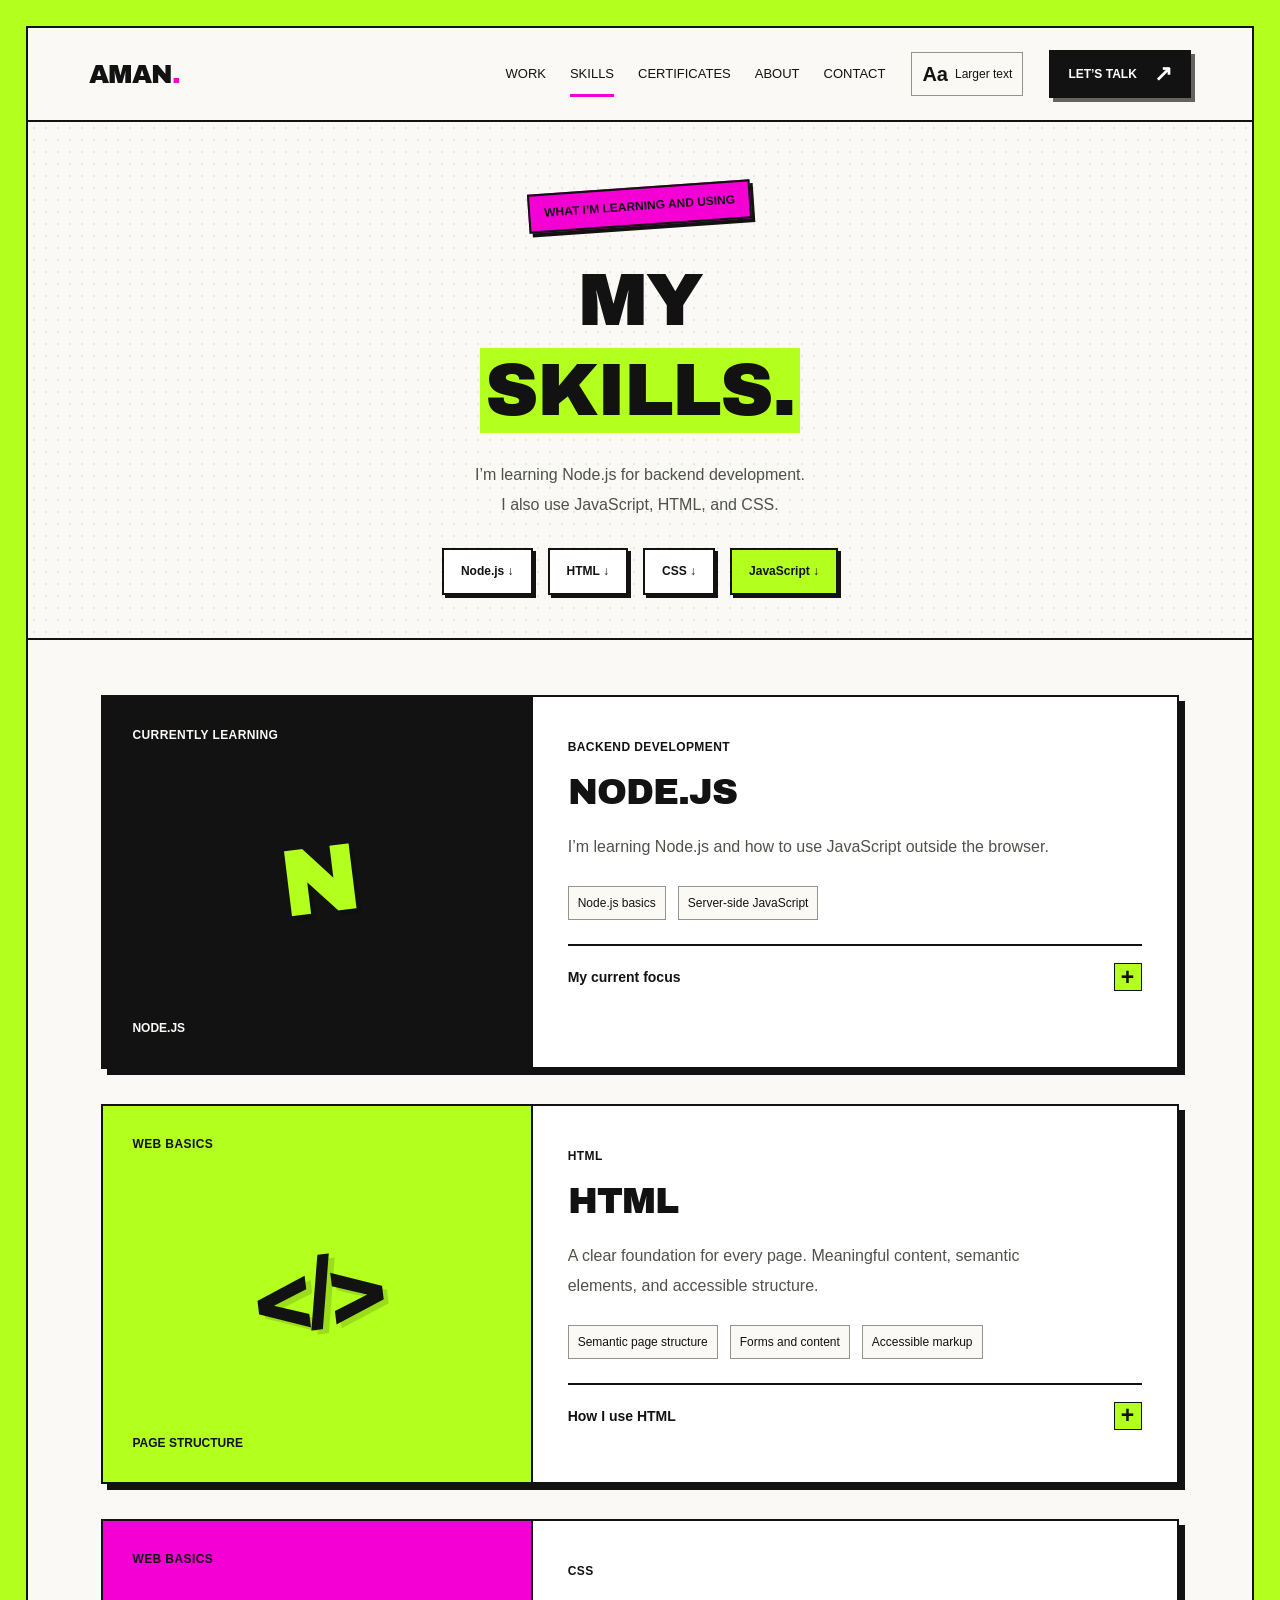
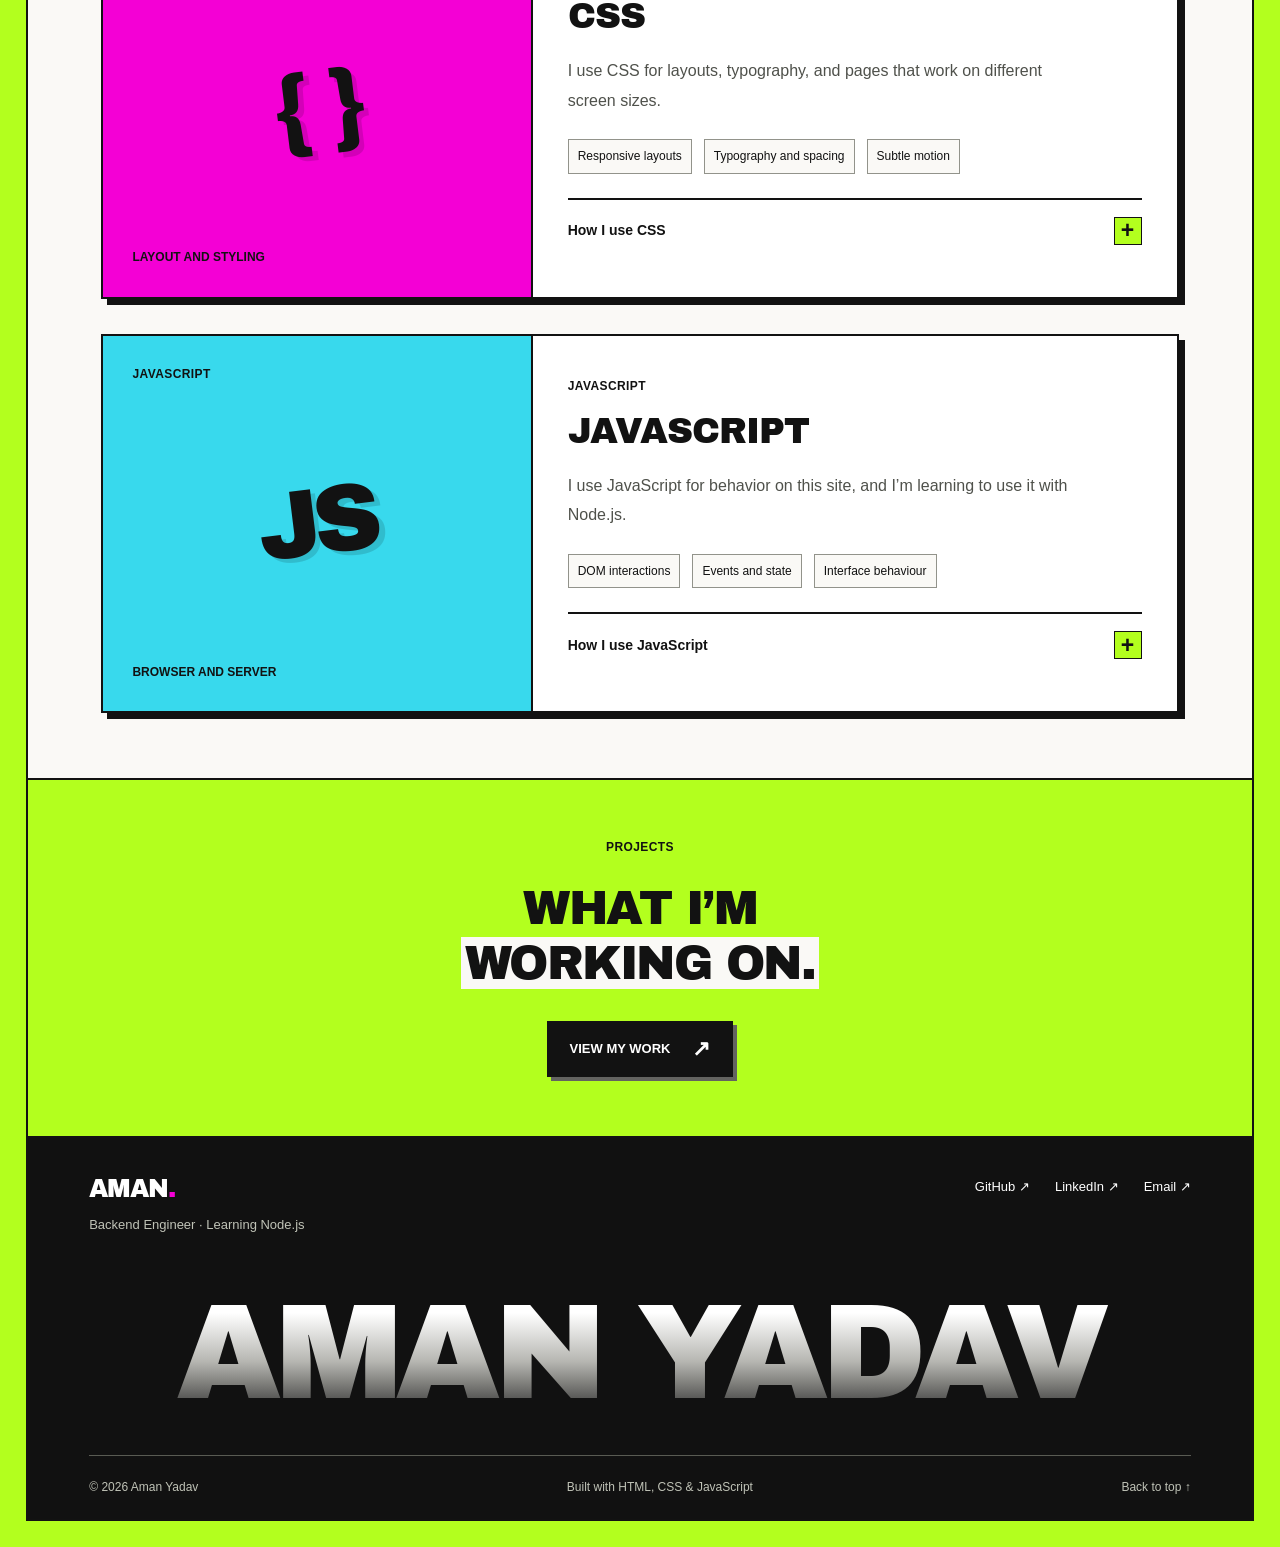
<file: skills.html>
<!doctype html><html lang="en"><head><meta charset="utf-8"><meta name="viewport" content="width=device-width, initial-scale=1"><meta name="description" content="Aman Yadav’s skills: learning Node.js, plus JavaScript, HTML, and CSS."><meta name="theme-color" content="#b3ff1e"><title>Skills — Aman Yadav</title><link rel="canonical" href="https://theamanyadav.me/skills.html"><link rel="icon" href="data:image/svg+xml,%3Csvg xmlns='http://www.w3.org/2000/svg' viewBox='0 0 64 64'%3E%3Crect width='64' height='64' fill='%23b3ff1e'/%3E%3Ctext x='32' y='46' text-anchor='middle' font-family='Arial,sans-serif' font-weight='900' font-size='39'%3EA%3C/text%3E%3C/svg%3E"><link rel="preload" href="assets/ArchivoBlack-Regular.ttf" as="font" type="font/ttf" crossorigin><link rel="stylesheet" href="styles.css"><link rel="stylesheet" href="skills.css"></head><body><a class="skip" href="#main">Skip to content</a><div class="scroll-progress" aria-hidden="true"></div><div class="page"><header class="site-header"><a class="identity" href="index.html" aria-label="Aman Yadav, home">AMAN<span class="brand-dot">.</span></a><nav aria-label="Main navigation"><a href="index.html#work">Work</a><a href="skills.html" aria-current="page">Skills</a><a href="certificates.html">Certificates</a><a href="index.html#about">About</a><a href="index.html#contact">Contact</a></nav><button class="reading-toggle" type="button" aria-pressed="false" aria-label="Use larger text" title="Use larger text"><span aria-hidden="true">Aa</span><span class="reading-label">Larger text</span></button><a class="button button-black header-cta" href="mailto:08amanyadav@gmail.com">LET’S TALK <span aria-hidden="true">↗</span></a></header><main id="main"><section class="skills-intro dotted" aria-labelledby="skills-title"><p class="sticker sticker-pink">WHAT I’M LEARNING AND USING</p><h1 id="skills-title">MY<br><mark>SKILLS.</mark></h1><p>I’m learning Node.js for backend development.<br> I also use JavaScript, HTML, and CSS.</p><div class="skill-jumps"><a href="#nodejs">Node.js ↓</a><a href="#html">HTML ↓</a><a href="#css">CSS ↓</a><a href="#javascript">JavaScript ↓</a></div></section>
<section class="skills-list section" aria-label="Skills"><article class="skill-card" id="nodejs" aria-labelledby="nodejs-title"><div class="skill-art node-card"><span class="eyebrow">CURRENTLY LEARNING</span><span class="skill-symbol" aria-hidden="true">N</span><span class="art-foot">NODE.JS</span></div><div class="skill-content"><p class="eyebrow">BACKEND DEVELOPMENT</p><h2 id="nodejs-title">NODE.JS</h2><p>I’m learning Node.js and how to use JavaScript outside the browser.</p><ul><li>Node.js basics</li><li>Server-side JavaScript</li></ul><details class="skill-detail"><summary>My current focus <span aria-hidden="true">+</span></summary><p>I’m working through the basics. I’ll add backend projects here as I build them.</p></details></div></article><article class="skill-card" id="html" aria-labelledby="html-title"><div class="skill-art lime-card"><span class="eyebrow">WEB BASICS</span><span class="skill-symbol" aria-hidden="true">&lt;/&gt;</span><span class="art-foot">PAGE STRUCTURE</span></div><div class="skill-content"><p class="eyebrow">HTML</p><h2 id="html-title">HTML</h2><p>A clear foundation for every page. Meaningful content, semantic elements, and accessible structure.</p><ul><li>Semantic page structure</li><li>Forms and content</li><li>Accessible markup</li></ul><details class="skill-detail"><summary>How I use HTML <span aria-hidden="true">+</span></summary><p>Page landmarks, clear section headings, project information, and contact links give this portfolio its structure.</p></details></div></article>
<article class="skill-card" id="css" aria-labelledby="css-title"><div class="skill-art pink-card"><span class="eyebrow">WEB BASICS</span><span class="skill-symbol" aria-hidden="true">{ }</span><span class="art-foot">LAYOUT AND STYLING</span></div><div class="skill-content"><p class="eyebrow">CSS</p><h2 id="css-title">CSS</h2><p>I use CSS for layouts, typography, and pages that work on different screen sizes.</p><ul><li>Responsive layouts</li><li>Typography and spacing</li><li>Subtle motion</li></ul><details class="skill-detail"><summary>How I use CSS <span aria-hidden="true">+</span></summary><p>Responsive grids, expressive typography, and clear hover and focus states shape the pages you’re exploring.</p></details></div></article>
<article class="skill-card" id="javascript" aria-labelledby="js-title"><div class="skill-art cyan-card"><span class="eyebrow">JAVASCRIPT</span><span class="skill-symbol" aria-hidden="true">JS</span><span class="art-foot">BROWSER AND SERVER</span></div><div class="skill-content"><p class="eyebrow">JAVASCRIPT</p><h2 id="js-title">JAVASCRIPT</h2><p>I use JavaScript for behavior on this site, and I’m learning to use it with Node.js.</p><ul><li>DOM interactions</li><li>Events and state</li><li>Interface behaviour</li></ul><details class="skill-detail"><summary>How I use JavaScript <span aria-hidden="true">+</span></summary><p>The text-size switch, email-topic choices, and copy-email button turn small actions into useful responses.</p></details></div></article></section>
<section class="skills-outro"><p class="eyebrow">PROJECTS</p><h2>WHAT I’M<br><mark>WORKING ON.</mark></h2><a class="button button-black" href="index.html#work">VIEW MY WORK <span aria-hidden="true">↗</span></a></section></main><footer><div class="footer-top"><a class="identity" href="index.html">AMAN<span class="brand-dot">.</span></a><p>Backend Engineer · Learning Node.js</p><div><a href="https://github.com/01amanyadav" target="_blank" rel="noopener noreferrer">GitHub ↗</a><a href="https://linkedin.com/in/08amanyadav" target="_blank" rel="noopener noreferrer">LinkedIn ↗</a><a href="mailto:08amanyadav@gmail.com">Email ↗</a></div></div><a class="footer-name" href="index.html">AMAN YADAV</a><div class="footer-meta"><span>© <span id="year">2026</span> Aman Yadav</span><span>Built with HTML, CSS & JavaScript</span><a href="#">Back to top ↑</a></div></footer></div><script src="script.js"></script></body></html>
</file>
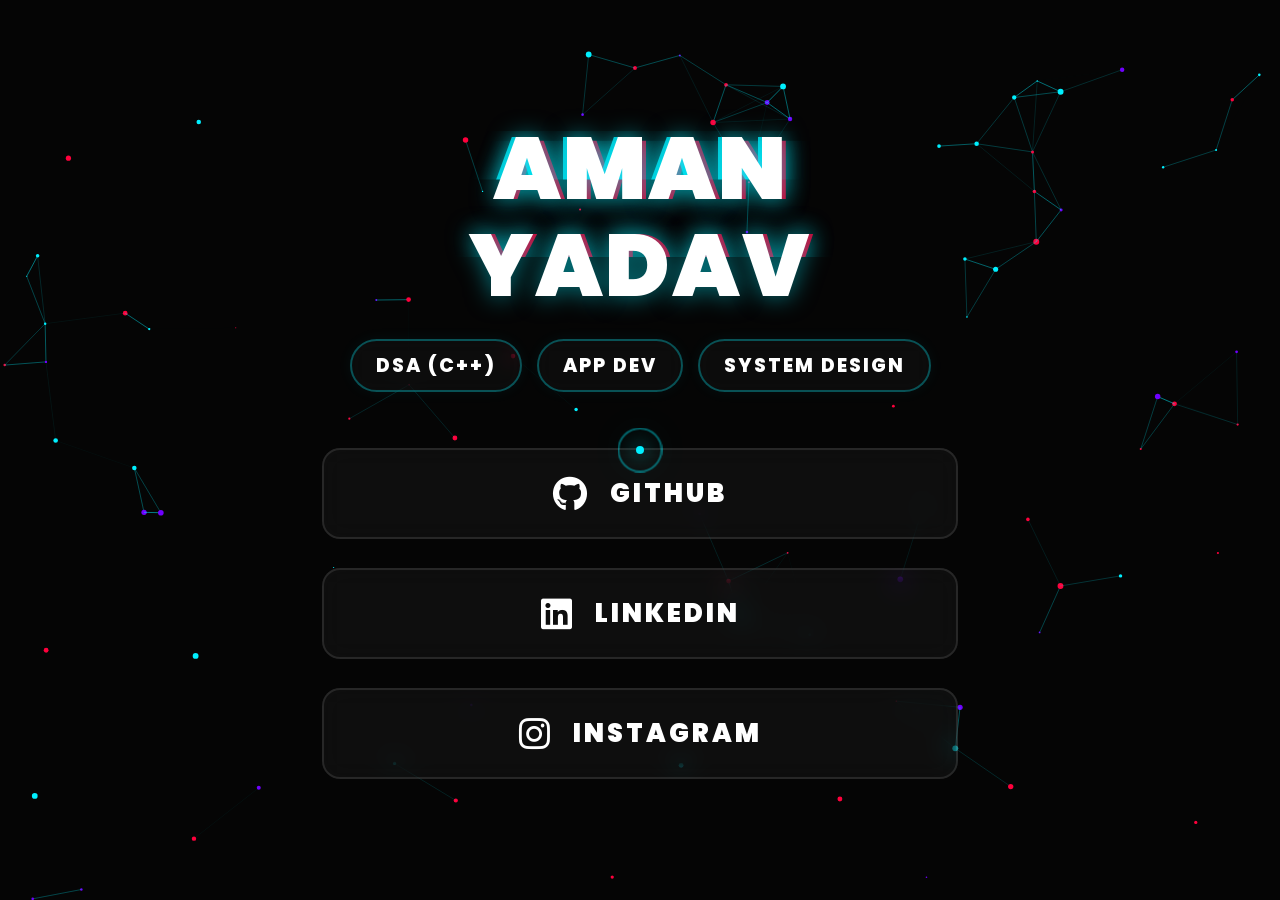
<file: v2.html>
<!DOCTYPE html>
<html lang="en">
<head>
    <meta charset="UTF-8">
    <meta name="viewport" content="width=device-width, initial-scale=1.0">
    <title>Aman Yadav | Portfolio Links</title>
    <!-- Google Fonts: Inter & Poppins for ultra-bold modern typography -->
    <link href="https://fonts.googleapis.com/css2?family=Poppins:wght@700;800;900&display=swap" rel="stylesheet">
    <!-- Font Awesome for Icons -->
    <link rel="stylesheet" href="https://cdnjs.cloudflare.com/ajax/libs/font-awesome/6.4.0/css/all.min.css">
    
    <style>
        :root {
            --primary: #00f0ff;
            --secondary: #ff003c;
            --tertiary: #7000ff;
            --bg: #050505;
        }

        * {
            margin: 0;
            padding: 0;
            box-sizing: border-box;
            font-family: 'Poppins', sans-serif;
        }

        body {
            background-color: var(--bg);
            color: #fff;
            min-height: 100vh;
            overflow: hidden;
            display: flex;
            justify-content: center;
            align-items: center;
            perspective: 1000px;
            cursor: none; /* Custom cursor */
        }

        /* Canvas Background */
        #bg-canvas {
            position: absolute;
            top: 0;
            left: 0;
            width: 100%;
            height: 100%;
            z-index: 0;
        }

        /* Hardware Accelerated Smooth Cursor */
        .cursor {
            position: fixed;
            top: 0; left: 0;
            width: 8px;
            height: 8px;
            background: var(--primary);
            border-radius: 50%;
            pointer-events: none;
            z-index: 9999;
            box-shadow: 0 0 20px var(--primary), 0 0 40px var(--primary);
            transition: width 0.3s cubic-bezier(0.25, 1, 0.5, 1), height 0.3s cubic-bezier(0.25, 1, 0.5, 1), background 0.3s;
            will-change: transform;
        }
        .cursor-trail {
            position: fixed;
            top: 0; left: 0;
            width: 45px;
            height: 45px;
            border: 2px solid rgba(0, 240, 255, 0.4);
            border-radius: 50%;
            pointer-events: none;
            z-index: 9998;
            will-change: transform;
        }

        /* Main Container */
        .container {
            position: relative;
            z-index: 10;
            display: flex;
            flex-direction: column;
            align-items: center;
            gap: 1.5rem;
            width: 100%;
            max-width: 700px;
            padding: 2rem;
            animation: floatUp 1.5s cubic-bezier(0.2, 0.8, 0.2, 1) forwards;
            opacity: 0;
            transform: translateY(50px);
        }

        /* Massive Glitch Name Effect */
        .name-title {
            font-size: 5.5rem;
            font-weight: 900;
            text-transform: uppercase;
            letter-spacing: 2px;
            position: relative;
            text-shadow: 0 0 25px rgba(0, 240, 255, 0.5);
            line-height: 1.1;
            text-align: center;
        }
        
        .name-title::before, .name-title::after {
            content: attr(data-text);
            position: absolute;
            top: 0;
            left: 0;
            width: 100%;
            height: 100%;
            opacity: 0.8;
        }

        .name-title::before {
            color: var(--primary);
            z-index: -1;
            transform: translateX(-4px);
            animation: glitch 2s infinite cubic-bezier(0.25, 0.46, 0.45, 0.94) both;
        }

        .name-title::after {
            color: var(--secondary);
            z-index: -2;
            transform: translateX(4px);
            animation: glitch 2.5s infinite cubic-bezier(0.25, 0.46, 0.45, 0.94) reverse both;
        }

        /* Glowing Skills Section */
        .skills-container {
            display: flex;
            gap: 15px;
            flex-wrap: wrap;
            justify-content: center;
            margin-bottom: 2rem;
        }

        .skill-tag {
            background: rgba(255, 255, 255, 0.03);
            border: 2px solid rgba(0, 240, 255, 0.3);
            padding: 10px 24px;
            border-radius: 50px;
            font-size: 1.2rem;
            font-weight: 800;
            color: #fff;
            text-transform: uppercase;
            letter-spacing: 2px;
            box-shadow: 0 0 15px rgba(0, 240, 255, 0.05);
            backdrop-filter: blur(10px);
            transition: all 0.4s cubic-bezier(0.25, 0.8, 0.25, 1);
        }

        .skill-tag:hover {
            background: rgba(0, 240, 255, 0.15);
            border-color: var(--primary);
            box-shadow: 0 0 25px rgba(0, 240, 255, 0.6);
            transform: translateY(-5px) scale(1.05);
            color: var(--primary);
        }

        /* Links Container */
        .links-wrapper {
            display: flex;
            flex-direction: column;
            gap: 1.8rem;
            width: 100%;
        }

        /* Thicker, Bolder 3D Glassmorphic Cards */
        .link-card {
            position: relative;
            display: flex;
            align-items: center;
            justify-content: center;
            gap: 20px;
            padding: 1.5rem 2rem;
            width: 100%;
            text-decoration: none;
            color: #fff;
            font-size: 1.6rem;
            font-weight: 900;
            letter-spacing: 3px;
            border-radius: 18px;
            background: rgba(255, 255, 255, 0.04);
            backdrop-filter: blur(12px);
            -webkit-backdrop-filter: blur(12px);
            border: 2px solid rgba(255, 255, 255, 0.1);
            overflow: hidden;
            /* Transform is purposely removed from transition here to prevent mousemove stutter */
            transition: box-shadow 0.4s ease, border-color 0.4s ease, background 0.4s ease;
            transform-style: preserve-3d;
            will-change: transform;
        }

        .link-card::before {
            content: '';
            position: absolute;
            top: 0;
            left: -100%;
            width: 100%;
            height: 100%;
            background: linear-gradient(90deg, transparent, rgba(255,255,255,0.2), transparent);
            transition: 0.6s cubic-bezier(0.25, 1, 0.5, 1);
        }

        /* Specific Brand Colors & Glows */
        .github:hover { border-color: #fff; box-shadow: 0 10px 30px rgba(255,255,255,0.3); background: rgba(255,255,255,0.08); }
        .linkedin:hover { border-color: #0077b5; box-shadow: 0 10px 30px rgba(0, 119, 181, 0.5); background: rgba(0, 119, 181, 0.1); }
        .instagram:hover { border-color: #e1306c; box-shadow: 0 10px 30px rgba(225, 48, 108, 0.5); background: rgba(225, 48, 108, 0.1); }

        .link-card:hover::before { left: 100%; }
        
        .link-card i {
            font-size: 2.2rem;
            transform: translateZ(40px); /* Pushes icon out in 3D further */
            transition: transform 0.4s cubic-bezier(0.25, 1, 0.5, 1);
        }
        
        .link-card span {
            transform: translateZ(25px); /* Pushes text out in 3D */
            transition: transform 0.4s cubic-bezier(0.25, 1, 0.5, 1);
        }

        /* Animations */
        @keyframes floatUp {
            to { opacity: 1; transform: translateY(0); }
        }

        @keyframes glitch {
            0% { clip-path: inset(10% 0 30% 0); }
            20% { clip-path: inset(80% 0 5% 0); }
            40% { clip-path: inset(30% 0 50% 0); }
            60% { clip-path: inset(15% 0 80% 0); }
            80% { clip-path: inset(50% 0 10% 0); }
            100% { clip-path: inset(5% 0 70% 0); }
        }

        /* Responsive */
        @media (max-width: 768px) {
            .name-title { font-size: 3.5rem; }
            .skill-tag { font-size: 0.9rem; padding: 8px 16px; }
            .link-card { padding: 1.2rem; font-size: 1.2rem; }
            .link-card i { font-size: 1.6rem; }
            body { cursor: auto; } 
            .cursor, .cursor-trail { display: none; }
        }
    </style>
</head>
<body>

    <!-- Particle Background -->
    <canvas id="bg-canvas"></canvas>

    <!-- Smooth Hardware Accelerated Cursor -->
    <div class="cursor" id="cursor"></div>
    <div class="cursor-trail" id="cursor-trail"></div>

    <div class="container">
        <!-- Glitch Text -->
        <h1 class="name-title" data-text="Aman Yadav">Aman Yadav</h1>
        
        <!-- Skills Section -->
        <div class="skills-container">
            <span class="skill-tag">DSA (C++)</span>
            <span class="skill-tag">App Dev</span>
            <span class="skill-tag">System Design</span>
        </div>

        <div class="links-wrapper">
            <!-- GitHub -->
            <a href="https://github.com/01amanyadav" target="_blank" class="link-card github">
                <i class="fab fa-github"></i>
                <span>GITHUB</span>
            </a>
            
            <!-- LinkedIn -->
            <a href="https://www.linkedin.com/in/08amanyadav/" target="_blank" class="link-card linkedin">
                <i class="fab fa-linkedin"></i>
                <span>LINKEDIN</span>
            </a>
            
            <!-- Instagram -->
            <a href="https://instagram.com/1_amanyadav" target="_blank" class="link-card instagram">
                <i class="fab fa-instagram"></i>
                <span>INSTAGRAM</span>
            </a>
        </div>
    </div>

    <script>
        // --- Ultra-Smooth Cursor using Lerp & requestAnimationFrame ---
        const cursor = document.getElementById('cursor');
        const trail = document.getElementById('cursor-trail');
        const cards = document.querySelectorAll('.link-card');

        let mouseX = window.innerWidth / 2;
        let mouseY = window.innerHeight / 2;
        let trailX = mouseX;
        let trailY = mouseY;

        document.addEventListener('mousemove', (e) => {
            mouseX = e.clientX;
            mouseY = e.clientY;
        });

        function renderCursor() {
            // Main dot follows instantly
            cursor.style.transform = `translate3d(${mouseX}px, ${mouseY}px, 0) translate(-50%, -50%)`;
            
            // Trail follows with Linear Interpolation (Lerp) for buttery smoothness
            trailX += (mouseX - trailX) * 0.15;
            trailY += (mouseY - trailY) * 0.15;
            trail.style.transform = `translate3d(${trailX}px, ${trailY}px, 0) translate(-50%, -50%)`;

            requestAnimationFrame(renderCursor);
        }
        renderCursor();

        // --- Smooth 3D Hover Physics ---
        cards.forEach(card => {
            card.addEventListener('mouseenter', () => {
                // Remove CSS transition for transform when mouse enters so JS can take over instantly
                card.style.transition = 'box-shadow 0.4s ease, border-color 0.4s ease, background 0.4s ease';
                cursor.style.width = '24px';
                cursor.style.height = '24px';
                cursor.style.background = 'transparent';
                cursor.style.border = '2px solid var(--primary)';
            });

            card.addEventListener('mousemove', (e) => {
                const rect = card.getBoundingClientRect();
                const x = e.clientX - rect.left;
                const y = e.clientY - rect.top;
                
                const centerX = rect.width / 2;
                const centerY = rect.height / 2;
                
                // Calculate rotation based on mouse position (Smoothed)
                const rotateX = ((y - centerY) / centerY) * -15; 
                const rotateY = ((x - centerX) / centerX) * 15;

                card.style.transform = `perspective(1000px) scale(1.05) rotateX(${rotateX}deg) rotateY(${rotateY}deg)`;
            });

            card.addEventListener('mouseleave', () => {
                // Restore the CSS transition for a smooth float back to origin
                card.style.transition = 'transform 0.6s cubic-bezier(0.25, 1, 0.5, 1), box-shadow 0.4s ease, border-color 0.4s ease, background 0.4s ease';
                card.style.transform = `perspective(1000px) scale(1) rotateX(0deg) rotateY(0deg)`;
                
                // Reset Cursor
                cursor.style.width = '8px';
                cursor.style.height = '8px';
                cursor.style.background = 'var(--primary)';
                cursor.style.border = 'none';
            });
        });

        // --- Fluid Particle Network Background ---
        const canvas = document.getElementById('bg-canvas');
        const ctx = canvas.getContext('2d');

        let width, height;
        let particles = [];
        const particleCount = 90; // Density
        let mouse = { x: null, y: null, radius: 180 };

        function resize() {
            width = canvas.width = window.innerWidth;
            height = canvas.height = window.innerHeight;
        }
        window.addEventListener('resize', resize);
        resize();

        window.addEventListener('mousemove', (e) => {
            mouse.x = e.x;
            mouse.y = e.y;
        });

        window.addEventListener('mouseout', () => {
            mouse.x = undefined;
            mouse.y = undefined;
        });

        class Particle {
            constructor() {
                this.x = Math.random() * width;
                this.y = Math.random() * height;
                this.size = Math.random() * 2.5 + 0.5;
                this.baseX = this.x;
                this.baseY = this.y;
                this.density = (Math.random() * 20) + 5;
                const colors = ['#00f0ff', '#ff003c', '#7000ff'];
                this.color = colors[Math.floor(Math.random() * colors.length)];
            }

            draw() {
                ctx.fillStyle = this.color;
                ctx.beginPath();
                ctx.arc(this.x, this.y, this.size, 0, Math.PI * 2);
                ctx.closePath();
                ctx.fill();
            }

            update() {
                // Repel effect from cursor
                if (mouse.x != null) {
                    let dx = mouse.x - this.x;
                    let dy = mouse.y - this.y;
                    let distance = Math.sqrt(dx * dx + dy * dy);
                    let forceDirectionX = dx / distance;
                    let forceDirectionY = dy / distance;
                    let maxDistance = mouse.radius;
                    let force = (maxDistance - distance) / maxDistance;
                    let directionX = forceDirectionX * force * this.density;
                    let directionY = forceDirectionY * force * this.density;

                    if (distance < mouse.radius) {
                        this.x -= directionX;
                        this.y -= directionY;
                    } else {
                        if (this.x !== this.baseX) this.x -= (this.x - this.baseX) / 20;
                        if (this.y !== this.baseY) this.y -= (this.y - this.baseY) / 20;
                    }
                } else {
                    if (this.x !== this.baseX) this.x -= (this.x - this.baseX) / 20;
                    if (this.y !== this.baseY) this.y -= (this.y - this.baseY) / 20;
                }
                
                // Ambient drifting
                this.baseX += (Math.random() - 0.5) * 0.4;
                this.baseY += (Math.random() - 0.5) * 0.4;

                this.draw();
            }
        }

        function init() {
            particles = [];
            for (let i = 0; i < particleCount; i++) {
                particles.push(new Particle());
            }
        }

        function animate() {
            ctx.clearRect(0, 0, width, height);
            
            // Connect lines
            for (let i = 0; i < particles.length; i++) {
                particles[i].update();
                for (let j = i; j < particles.length; j++) {
                    let dx = particles[i].x - particles[j].x;
                    let dy = particles[i].y - particles[j].y;
                    let distance = Math.sqrt(dx * dx + dy * dy);

                    if (distance < 110) {
                        ctx.beginPath();
                        ctx.strokeStyle = `rgba(0, 240, 255, ${0.8 - distance/110})`;
                        ctx.lineWidth = 0.8;
                        ctx.moveTo(particles[i].x, particles[i].y);
                        ctx.lineTo(particles[j].x, particles[j].y);
                        ctx.stroke();
                        ctx.closePath();
                    }
                }
            }
            requestAnimationFrame(animate);
        }

        init();
        animate();
    </script>
</body>
</html>
</file>
<file: styles.css>
@font-face{font-family:"Archivo Black";src:url("assets/ArchivoBlack-Regular.ttf") format("truetype");font-weight:900;font-display:swap}
:root{--lime:#b3ff1e;--pink:#f400d5;--cyan:#38d9ed;--yellow:#ffe63b;--ink:#121212;--paper:#faf9f6;--line:2px solid var(--ink);--display:"Archivo Black","Arial Black",Arial,sans-serif;--copy:16px;--label:12px;color-scheme:light}
:root.larger-text{--copy:18px;--label:14px}
*{box-sizing:border-box}html{scroll-behavior:smooth;scroll-padding-top:30px}body{margin:0;padding:26px;background:var(--lime);color:var(--ink);font:var(--copy)/1.7 Arial,Helvetica,sans-serif;-webkit-font-smoothing:antialiased}a{color:inherit;text-decoration:none}button{font:inherit;color:inherit;cursor:pointer}button,a,summary{-webkit-tap-highlight-color:transparent}a:focus-visible,button:focus-visible,summary:focus-visible{outline:3px solid var(--ink);outline-offset:5px}footer a:focus-visible{outline-color:var(--lime)}h1,h2,h3,p{margin:0}h1,h2,h3{font-family:var(--display);font-weight:900;line-height:1.08;letter-spacing:-1.5px}mark{background:var(--lime);color:var(--ink);padding:0 .07em;box-decoration-break:clone;-webkit-box-decoration-break:clone}mark.pink{background:var(--pink);color:var(--ink)}mark.cyan{background:var(--cyan)}.pink-text{color:var(--pink)}.page{max-width:1440px;margin:auto;background:var(--paper);border:var(--line)}.skip{position:fixed;left:30px;top:-100px;background:var(--ink);color:white;padding:12px;z-index:50}.skip:focus{top:16px}.dotted{background-image:radial-gradient(#17171713 1px,transparent 1px);background-size:12px 12px}.eyebrow{display:inline-block;font-size:var(--label);font-weight:700;line-height:1.6;letter-spacing:.4px;text-transform:uppercase}
.scroll-progress{position:fixed;top:0;left:0;width:100%;height:5px;background:var(--pink);transform:scaleX(var(--progress,0));transform-origin:left;z-index:30;pointer-events:none}
.button{display:inline-flex;align-items:center;justify-content:center;gap:22px;border:var(--line);padding:15px 21px;font-size:calc(var(--label) + 1px);line-height:1.5;font-weight:700;box-shadow:4px 4px 0 #636360;text-transform:uppercase;white-space:normal;text-align:center;min-height:48px}.button span{font-size:22px;line-height:1}.button-black{background:var(--ink);color:white}.button-white{background:var(--paper);color:var(--ink)}.button:hover{background:var(--pink);color:var(--ink)}.text-link{display:inline-block;font-size:calc(var(--label) + 1px);font-weight:700;line-height:1.8;border-bottom:1px solid;padding-bottom:5px}.text-link:hover{background:var(--lime)}.site-header{min-height:94px;display:flex;align-items:center;padding:20px 5%;gap:26px;border-bottom:var(--line);background:var(--paper)}.identity{font-family:var(--display);font-size:26px;font-weight:900;line-height:1;letter-spacing:-1px;margin-right:auto}.brand-dot{color:var(--pink)}nav{display:flex;gap:24px;align-items:center}nav a{font-size:calc(var(--label) + 1px);text-transform:uppercase;line-height:1.5;padding:10px 0}nav a:hover,nav a[aria-current]{box-shadow:0 3px 0 var(--pink)}.header-cta{font-size:var(--label);padding:11px 17px;gap:17px}.reading-toggle{display:flex;align-items:center;justify-content:center;gap:7px;min-height:44px;padding:8px 10px;background:transparent;border:1px solid #92938b;white-space:nowrap}.reading-toggle>span:first-child{font-weight:700;font-size:20px;line-height:1}.reading-label{font-size:12px}.reading-toggle[aria-pressed=true]{background:var(--lime);border-color:var(--ink)}
.hero{padding:66px 6% 0;text-align:center;overflow:hidden}.sticker{display:inline-block;padding:8px 14px;border:var(--line);box-shadow:3px 4px 0 var(--ink);font-size:var(--label);line-height:1.6;font-weight:700}.sticker-pink{background:var(--pink);color:var(--ink);transform:rotate(-4deg)}.hero-sticker{margin-bottom:28px}.hero-sticker span{font-size:18px;margin-right:7px}.hero h1{font-size:clamp(45px,6.7vw,91px);line-height:1.07;letter-spacing:-2.7px}.hero h1 mark{display:inline-block;line-height:1.1;margin-top:3px;padding:0 7px 5px}.hero-copy{max-width:690px;margin:29px auto 28px;color:#4f514b;font-size:var(--copy);line-height:1.85}.hero-actions{display:flex;justify-content:center;gap:20px;flex-wrap:wrap}.hero-footnote{font-size:var(--label);font-weight:700;line-height:1.8;color:#50534a;margin:24px 0 29px}.hero-connect{display:flex;align-items:center;justify-content:center;gap:16px;flex-wrap:wrap;font-size:var(--copy);padding:22px 0 13px}.ticker{display:flex;gap:28px;align-items:center;justify-content:center;overflow:hidden;padding:15px 0;background:var(--lime);border-top:var(--line);border-bottom:var(--line);font-size:var(--label);font-weight:700;line-height:1.6;white-space:nowrap;margin-top:42px}.ticker>*{flex-shrink:0}.ticker b{font-size:22px;line-height:1}
.section{padding:80px 6% 0}.section-head{display:flex;justify-content:space-between;align-items:end;gap:30px;margin-bottom:35px}.section-head .eyebrow,.about .eyebrow{border:1px solid #92938b;padding:4px 8px;margin-bottom:20px}h2{font-size:clamp(30px,3.35vw,46px)}
.live-project{display:grid;grid-template-columns:1fr 1.15fr;border:var(--line);box-shadow:6px 6px 0 var(--ink);background:white}.site-art{position:relative;display:flex;flex-direction:column;justify-content:space-between;align-items:start;padding:32px;background:var(--pink);border-right:var(--line);min-height:470px;overflow:hidden}.site-art-label,.site-art-domain{position:relative;z-index:1;font-size:var(--label);font-weight:700;letter-spacing:.2px}.site-art-name{position:relative;z-index:1;font:900 clamp(55px,7.4vw,99px)/.95 var(--display);letter-spacing:-4px;margin:30px 0}.site-art-name>span{color:var(--lime)}.site-art-spark{position:absolute;bottom:28px;right:22px;font-size:120px;line-height:1;color:var(--lime)}.live-project-content{min-width:0;padding:34px}.project-state{display:inline-block;font-size:var(--label);font-weight:700;border:1px solid;padding:3px 9px;background:var(--lime);margin-bottom:22px}.project-state>span{font-size:10px;margin-right:5px}.live-project h3{font-size:clamp(25px,2.7vw,37px);letter-spacing:-1px;margin-bottom:19px}.live-project p{font-size:var(--copy);line-height:1.85;color:#4f514b}.project-tags{list-style:none;display:flex;gap:10px;flex-wrap:wrap;padding:0;margin:21px 0 26px}.project-tags li{border:1px solid #92938b;padding:4px 9px;font-size:var(--label);font-weight:700}.project-details{margin-top:28px;border-top:var(--line)}summary{cursor:pointer;list-style:none}summary::-webkit-details-marker{display:none}.project-details summary,.skill-detail summary{display:flex;align-items:center;justify-content:space-between;gap:15px;font-size:calc(var(--label) + 2px);font-weight:700;line-height:1.6;padding:17px 0}.project-details summary>span,.skill-detail summary>span{display:flex;align-items:center;justify-content:center;min-width:28px;height:28px;background:var(--lime);border:1px solid;font-size:23px;line-height:1}.project-details[open] summary>span,.skill-detail[open] summary>span{transform:rotate(45deg)}.project-details[open] summary,.skill-detail[open] summary{border-bottom:1px solid #92938b;margin-bottom:16px}.project-details p+p{margin-top:12px}
.toolkit-grid{display:grid;grid-template-columns:repeat(3,1fr);gap:20px}.tool-card{position:relative;display:block;border:var(--line);box-shadow:4px 4px 0 var(--ink);padding:25px 22px 29px;min-width:0}.lime-card{background:var(--lime);color:var(--ink)}.pink-card{background:var(--pink);color:var(--ink)}.cyan-card{background:var(--cyan);color:var(--ink)}.tool-icon{display:flex;align-items:center;justify-content:center;background:white;border:var(--line);box-shadow:2px 2px 0 var(--ink);width:42px;height:43px;font:bold 16px/1 "Courier New",monospace;margin-bottom:26px;transform:rotate(-5deg)}.tool-card h3{font-size:23px;letter-spacing:-.8px;margin:13px 0}.tool-card p{font-size:var(--copy);line-height:1.8;padding-right:12px}.card-arrow{position:absolute;right:20px;bottom:20px;font-size:29px}.tool-card:hover{box-shadow:6px 6px 0 var(--ink)}
.about{display:grid;grid-template-columns:1.15fr 1fr;gap:8%;padding-bottom:80px;align-items:center}.about h2{margin-bottom:26px}.about-content>p:not(.eyebrow){font-size:var(--copy);line-height:1.85;color:#4f514b;max-width:480px;margin-bottom:19px}.about .text-link{margin-top:10px}.personal-board{position:relative;padding:18px 18px 35px}.name-card{border:var(--line);box-shadow:5px 5px 0 var(--ink);background:var(--lime);padding:27px;transform:rotate(3deg)}.name-card .eyebrow{border:0;padding:0;margin:0}.monogram{position:relative;display:block;font:94px/.95 var(--display);letter-spacing:-7px;margin:29px 0}.monogram>span{position:absolute;right:0;top:0;font:75px/1 Arial,sans-serif;color:var(--pink);letter-spacing:0}.name-card h3{font-size:27px;letter-spacing:-.7px;margin-bottom:13px}.name-card>p:not(.eyebrow){font-size:var(--copy)}.personal-tag{display:block;border-top:1px solid;padding-top:16px;margin-top:23px;font-size:var(--label);font-weight:700;line-height:1.7}.personal-note{position:absolute;right:0;bottom:0;display:flex;gap:12px;background:var(--pink);padding:16px 22px;border:var(--line);box-shadow:4px 4px 0 var(--ink);transform:rotate(-5deg)}.personal-note>span{font-size:35px;line-height:1}.personal-note p{font:14px/1.5 var(--display);letter-spacing:-.2px}.process-strip{background:var(--ink);color:white;padding:58px 6% 64px}.process-strip .eyebrow{color:#c0c3b7;margin-bottom:18px}.process-strip h2{font-size:34px;margin-bottom:35px}.process-grid{display:grid;grid-template-columns:repeat(3,1fr);gap:20px}.process-grid article{border:1px solid #64645d;padding:25px 22px}.process-grid article>span{display:block;color:var(--lime);font:35px/1 "Courier New",monospace;margin-bottom:21px}.process-grid h3{font-size:15px;letter-spacing:-.2px;margin-bottom:14px}.process-grid p{font-size:var(--copy);line-height:1.85;color:#c0c3b7}
.contact{padding:66px 5% 57px;background-color:var(--lime);text-align:center;border-top:var(--line)}.contact .eyebrow{margin-bottom:25px}.contact h2{font-size:clamp(42px,5.7vw,77px);line-height:1.04;letter-spacing:-2px}.contact>p:not(.eyebrow):not(.copy-status){font-size:var(--copy);margin:26px auto 23px}.contact-topics{display:flex;justify-content:center;gap:12px;flex-wrap:wrap;margin-bottom:25px}.topic-button{padding:10px 15px;border:var(--line);background:transparent;font-size:calc(var(--label) + 2px);font-weight:700;min-height:44px}.topic-button[aria-pressed=true]{background:var(--paper);box-shadow:3px 3px 0 var(--ink)}.topic-button:hover{background:var(--paper)}.contact-actions{display:flex;justify-content:center;gap:18px;flex-wrap:wrap}.copy-email{position:relative;isolation:isolate}.email-address{display:inline-block;font-size:var(--copy);font-weight:700;margin-top:25px;word-break:break-word;border-bottom:1px solid}.copy-status{font-size:var(--label);line-height:1.7;min-height:42px;margin:14px auto 0;max-width:460px}.confetti{position:absolute;width:8px;height:12px;left:50%;top:0;pointer-events:none;z-index:3}
footer{background:#111;color:white;padding:38px 5% 0;border-top:var(--line);overflow:hidden}.footer-top{display:grid;grid-template-columns:1fr 1fr;gap:13px}.footer-top .identity{font-size:25px}.footer-top p{font-size:calc(var(--label) + 1px);color:#c0c3b7}.footer-top>div{grid-column:2;grid-row:1/3;display:flex;justify-content:end;align-items:start;gap:25px;font-size:calc(var(--label) + 1px)}.footer-top a:hover{color:var(--lime)}.footer-name{display:block;white-space:nowrap;text-align:center;font:900 clamp(45px,10.6vw,146px)/1.2 var(--display);letter-spacing:-.055em;margin:36px -2% 20px;background:linear-gradient(#fff 25%,#b6b6b1 55%,#111 95%);-webkit-background-clip:text;background-clip:text;color:transparent}.footer-meta{border-top:1px solid #595b53;display:flex;justify-content:space-between;flex-wrap:wrap;gap:14px;padding:21px 0;font-size:var(--label);line-height:1.7;color:#c0c3b7}.footer-meta a:hover{color:var(--lime)}
@keyframes enter{from{opacity:0;transform:translateY(12px)}to{opacity:1;transform:translateY(0)}}
@media(prefers-reduced-motion:no-preference){.hero h1,.hero-copy,.hero-actions{animation:enter .65s both}.hero-copy{animation-delay:.1s}.hero-actions{animation-delay:.18s}.button,.tool-card,.topic-button{transition:transform .18s,box-shadow .18s,background .18s}.button:hover{transform:translate(2px,2px);box-shadow:2px 2px 0 var(--ink)}.tool-card:hover{transform:translate(-2px,-2px)}details[open]>div,details[open]>p{animation:enter .3s both}.name-card{transition:transform .22s ease}.name-card:hover{transform:rotate(0deg) translateY(-5px)}}
@media(min-width:1500px){body{padding:45px}.hero h1{font-size:91px}}
@media(max-width:1100px){body{padding:18px}.site-header{padding:18px 4%;gap:20px}.reading-label{display:none}.reading-toggle{min-width:44px;padding:8px}.header-cta{gap:12px;padding:11px 14px}nav{gap:20px}.hero{padding-top:56px}.hero h1{font-size:7vw}.section{padding-top:65px}.section-head{gap:24px}.live-project-content{padding:28px}.site-art{padding:26px;min-height:450px}.site-art-name{font-size:7.1vw}.about{gap:5%;padding-bottom:65px}.personal-board{padding-left:10px;padding-right:10px}.name-card{padding:23px}.monogram{font-size:82px}.monogram>span{font-size:68px}.tool-card{padding:23px 18px}.tool-card h3{font-size:20px}.tool-card p{font-size:15px}.larger-text .tool-card p{font-size:18px}}
@media(max-width:760px){body{padding:12px}.site-header{flex-wrap:wrap;padding:17px 5% 0;gap:14px}.identity{font-size:24px}.header-cta{font-size:12px;min-height:44px;padding:10px 12px}.reading-toggle{height:44px;min-width:44px}nav{order:4;flex-basis:100%;justify-content:space-between;margin:2px -5.6% 0;padding:10px 5.6%;border-top:1px solid #c6c7bd;gap:14px}nav a{font-size:calc(var(--label) + 1px);padding:8px 0}.hero{padding:43px 5% 0}.hero-sticker{padding:7px 10px;margin-bottom:27px}.hero h1{font-size:8.4vw;letter-spacing:-1.5px}.hero-copy{max-width:500px;margin:25px auto}.hero-copy br{display:none}.hero-actions{gap:16px}.hero-footnote{margin:24px 0}.hero-connect{display:block;padding-top:10px}.hero-connect>span{display:block;margin-bottom:9px}.ticker{margin-top:30px;justify-content:start;gap:23px;padding:13px 19px}.section{padding:49px 6% 0}.section-head{display:block;margin-bottom:28px}.section-head .eyebrow,.about .eyebrow{margin-bottom:19px}.section-head>.text-link{margin-top:23px}h2{font-size:clamp(27px,5.4vw,40px);letter-spacing:-1.2px}.live-project{grid-template-columns:1fr}.site-art{border-right:0;border-bottom:var(--line);min-height:330px;padding:28px}.site-art-name{font-size:85px;margin:21px 0;letter-spacing:-4px}.site-art-spark{font-size:116px;bottom:31px;right:33px}.live-project-content{padding:30px}.live-project h3{font-size:30px}.toolkit-grid{grid-template-columns:1fr;gap:22px}.tool-card{padding:25px;min-height:221px}.tool-card h3{font-size:28px;margin-top:14px}.tool-card p{font-size:var(--copy)}.tool-icon{position:absolute;right:25px;top:25px;margin:0}.card-arrow{right:25px;bottom:24px}.about{grid-template-columns:1fr;gap:30px;padding-bottom:56px}.about-content>p:not(.eyebrow){max-width:600px}.personal-board{max-width:390px;width:100%;margin:auto;padding:16px 22px 37px}.name-card{padding:27px}.monogram{font-size:94px}.monogram>span{font-size:80px}.process-strip{padding:45px 6% 49px}.process-strip h2{font-size:30px;margin-bottom:31px}.process-grid{grid-template-columns:1fr;gap:16px}.process-grid article{display:grid;grid-template-columns:45px 1fr;column-gap:18px;padding:23px}.process-grid article>span{grid-row:1/3;margin:0;font-size:33px}.process-grid h3{font-size:16px;margin:0 0 9px}.contact{padding:48px 6% 45px}.contact h2{font-size:9vw;letter-spacing:-1.5px}.contact .eyebrow{max-width:330px}.footer-top>div{font-size:calc(var(--label) + 1px);gap:18px}.footer-name{font-size:10.8vw;margin-top:35px}.footer-meta>span:nth-child(2){display:none}}
@media(max-width:480px){body{padding:9px}.site-header{gap:10px;padding-top:15px}.identity{font-size:23px}.header-cta{padding:9px 10px;font-size:11px;gap:8px}.hero{padding-top:36px}.hero-sticker{font-size:12px;max-width:95%;line-height:1.7}.hero-sticker span{display:none}.hero h1{font-size:8.3vw;letter-spacing:-1px}.hero h1 mark{padding:1px 4px 3px}.hero-copy{line-height:1.85}.hero-actions{display:grid;grid-template-columns:1fr;gap:18px}.hero-actions .button{font-size:13px;min-height:50px}.hero-footnote{font-size:12px;line-height:2;max-width:270px;margin:25px auto}.hero-connect .text-link{font-size:12px}.section{padding-top:44px}h2{font-size:6.2vw;letter-spacing:-.7px}.section-head .eyebrow,.about .eyebrow{font-size:12px}.section-head{margin-bottom:25px}.site-art{padding:24px;min-height:310px}.site-art-name{font-size:clamp(50px,16vw,70px)}.site-art-spark{font-size:96px;right:18px;bottom:30px}.site-art-domain{font-size:12px}.live-project-content{padding:25px 21px}.live-project h3{font-size:27px}.live-project .button{width:100%;font-size:12px}.project-details summary{font-size:14px}.larger-text .project-details summary{font-size:16px}.about h2{font-size:7vw}.about .text-link{font-size:12px}.personal-board{padding-left:8px;padding-right:8px;max-width:320px}.name-card{padding:22px}.name-card .eyebrow{font-size:12px}.monogram{font-size:82px;letter-spacing:-5px}.monogram>span{font-size:66px}.name-card h3{font-size:26px}.personal-tag{font-size:12px}.personal-note{right:0;padding:14px 18px}.process-strip h2{font-size:6.8vw}.contact{padding-top:41px}.contact h2{font-size:9.7vw;letter-spacing:-1px}.contact .eyebrow{font-size:12px}.contact-topics{gap:10px}.topic-button{font-size:13px;padding:9px 12px}.contact-actions{display:grid;grid-template-columns:1fr;gap:17px}.contact .button{width:100%}.contact .email-address{font-size:16px}.larger-text .email-address{font-size:18px}.copy-status{font-size:12px}.larger-text .copy-status{font-size:14px}footer{padding-top:32px}.footer-top{display:block}.footer-top p{margin-top:13px}.footer-top>div{justify-content:start;flex-wrap:wrap;gap:24px;margin-top:24px}.footer-name{font-size:10.6vw;margin:30px -1% 20px;letter-spacing:-.06em}}
@media(prefers-reduced-motion:reduce){html{scroll-behavior:auto}*,*::before,*::after{animation:none!important;transition:none!important}}

/* Backend profile and shareable contact card. */
.hero{padding-bottom:47px}.hero-role{font-family:var(--display);font-size:clamp(22px,3vw,38px);line-height:1.2;letter-spacing:-.8px;margin:24px 0 0}.hero-copy{margin-top:18px;max-width:620px}.hero-footnote,.hero-connect{display:none}.ticker{margin-top:0}
.toolkit-grid{grid-template-columns:repeat(2,minmax(0,1fr))}.node-card{background:var(--ink);color:var(--paper)}.node-card .tool-icon{color:var(--ink)}.node-card .tool-icon,.node-card .skill-symbol{color:var(--lime)}.node-card .tool-icon{background:var(--ink);border-color:var(--paper);box-shadow:2px 2px 0 var(--lime)}.node-card .card-arrow{color:var(--lime)}.node-card:focus-visible{outline-color:var(--pink)}
.about{grid-template-columns:1fr 1.1fr;gap:6%;align-items:center}.connection-card{border:var(--line);box-shadow:7px 7px 0 var(--ink);background:var(--lime);padding:28px;min-width:0}.connect-card-heading{display:flex;align-items:center;justify-content:space-between;gap:15px;margin-bottom:20px}.connect-card-heading .eyebrow{margin:0;border:0;padding:0}.connect-card-heading>a{display:flex;align-items:center;justify-content:center;width:36px;height:36px;border:var(--line);background:var(--pink);font-size:24px;line-height:1}.connection-card h3{font-size:30px;letter-spacing:-1px;line-height:1.2}.connect-card-role{font-size:var(--copy);font-weight:700;margin-top:7px}.connect-card-links{display:flex;flex-wrap:wrap;gap:17px;margin:18px 0 23px;font-size:calc(var(--label) + 2px);font-weight:700}.connect-card-links a{border-bottom:1px solid}.connect-card-links a:hover{background:var(--paper)}.card-qr{margin:0;text-align:center;border:var(--line);background:white;padding:17px}.card-qr>a{display:block;width:176px;height:176px;margin:auto}.card-qr img{display:block;width:176px;height:176px;max-width:100%;object-fit:contain;image-rendering:pixelated}.card-qr figcaption{font-size:var(--label);font-weight:700;margin-top:8px;line-height:1.6}.card-actions{display:grid;grid-template-columns:1fr 1fr;gap:13px;margin-top:22px}.card-actions .button{font-size:12px;gap:10px;padding:12px 9px;min-width:0}.connection-card .save-contact{margin-top:19px;font-size:var(--label)}.share-status{font-size:var(--label);line-height:1.7;min-height:22px;margin-top:12px;overflow-wrap:anywhere}.profile-share{border-top:0;border-left:0;border-right:0;background:transparent;padding:6px 0;cursor:pointer}
.connect-main{padding:58px 6% 64px}.connect-profile{max-width:620px;margin:auto;padding:34px;border:var(--line);box-shadow:7px 7px 0 var(--ink);text-align:center}.connect-profile .sticker{margin-bottom:29px}.connect-profile h1{font-size:clamp(54px,7vw,89px);line-height:1.05;letter-spacing:-2.5px}.connect-role{font-family:var(--display);font-size:25px;line-height:1.2;letter-spacing:-.8px;margin:24px 0 13px}.connect-note{font-size:var(--copy);margin-bottom:28px}.profile-links{display:grid;gap:16px}.profile-links>a{display:flex;align-items:center;justify-content:space-between;border:var(--line);box-shadow:4px 4px 0 var(--ink);background:var(--lime);padding:15px 20px;font-weight:700}.profile-links>a:nth-child(2){background:var(--pink)}.profile-links>a:nth-child(3){background:var(--cyan)}.profile-links>a:hover{background:var(--paper)}.profile-links>a>span:last-child{font-size:25px;line-height:1}.profile-resources{display:grid;grid-template-columns:1fr 1fr;gap:15px;margin:25px 0}.profile-resources .button{gap:12px;padding:13px 12px;font-size:13px}.back-portfolio{margin-top:17px}
@media(max-width:900px){.about{grid-template-columns:1fr;gap:32px}.connection-card{max-width:510px;width:100%;margin:auto}}
@media(max-width:760px){.hero{padding-bottom:39px}.hero-role{font-size:26px}.toolkit-grid{grid-template-columns:1fr}.connect-main{padding:40px 6% 49px}.connect-profile{padding:28px}.connect-profile h1{font-size:64px}.profile-resources{grid-template-columns:1fr}}
@media(max-width:480px){.hero-role{font-size:23px;letter-spacing:-.6px}.hero-copy{margin:18px auto 26px}.connection-card{padding:22px 18px;box-shadow:5px 5px 0 var(--ink)}.connection-card h3{font-size:27px}.connect-card-heading .eyebrow{font-size:12px}.card-actions{grid-template-columns:1fr;gap:15px}.card-actions .button{font-size:13px}.card-qr{padding:12px 8px}.card-qr>a,.card-qr img{width:164px;height:164px}.connect-card-links{font-size:14px;gap:15px}.connect-profile{padding:27px 19px}.connect-profile h1{font-size:17vw;letter-spacing:-1.6px}.connect-profile .sticker{font-size:12px}.connect-role{font-size:22px}.profile-links>a{padding:15px 17px}}

/* Keep the expanded navigation usable on smaller screens. */
.site-header nav{flex-wrap:wrap}
@media(max-width:1100px){.site-header{column-gap:17px}.site-header nav{column-gap:17px}}
@media(max-width:480px){.site-header nav{justify-content:space-between;column-gap:12px;row-gap:2px}.site-header nav a{font-size:var(--label);min-height:40px;display:flex;align-items:center}}

/* Public coding profile: a compact link to the current source. */
.coding-panel{display:grid;grid-template-columns:1.2fr 1fr;border:var(--line);box-shadow:6px 6px 0 var(--ink);background:var(--ink);color:var(--paper)}
.coding-copy{padding:34px;min-width:0}.coding-copy>.eyebrow{color:var(--cyan);margin-bottom:19px}.coding-copy h2{font-size:clamp(29px,3.1vw,43px);line-height:1.15}.coding-copy>p:last-child{font-size:var(--copy);color:#e1e2db;max-width:360px;margin-top:22px}
.coding-profile{display:flex;flex-direction:column;justify-content:space-between;gap:32px;min-width:0;padding:32px;background:var(--lime);color:var(--ink);border-left:var(--line)}
.coding-service{display:flex;justify-content:space-between;align-items:center;gap:16px;font-size:var(--label);font-weight:700;letter-spacing:.7px}.coding-service>span{display:grid;place-items:center;flex-shrink:0;width:43px;height:43px;background:var(--paper);border:var(--line);box-shadow:3px 3px 0 var(--ink);font-size:27px;line-height:1}
.coding-handle{display:block;font:900 clamp(23px,2.4vw,33px)/1.25 var(--display);letter-spacing:-1px;overflow-wrap:anywhere}.coding-profile-action{display:flex;align-items:center;justify-content:space-between;gap:12px;border-top:var(--line);padding-top:18px;font-size:calc(var(--label) + 1px);font-weight:700}.coding-profile-action>span{font-size:24px;line-height:1}.coding-profile:hover{background:var(--cyan)}.coding-profile:focus-visible{outline:3px solid var(--pink);outline-offset:6px}
@media(prefers-reduced-motion:no-preference){.coding-profile{transition:background .18s}.coding-service>span{transition:transform .18s}.coding-profile:hover .coding-service>span{transform:translate(2px,-2px)}}
@media(max-width:760px){.coding-panel{grid-template-columns:1fr}.coding-copy{padding:28px}.coding-profile{border-left:0;border-top:var(--line);padding:28px;gap:25px}.coding-copy h2{font-size:clamp(29px,5.4vw,40px)}.coding-handle{font-size:clamp(24px,5vw,32px)}}
@media(max-width:480px){.coding-copy,.coding-profile{padding:24px 21px}.coding-copy h2{font-size:clamp(27px,7vw,34px)}.coding-panel{box-shadow:4px 4px 0 var(--ink)}}
</file>
<file: certificates.css>
.certificates-intro{text-align:center;padding:60px 6% 43px;border-bottom:var(--line)}.certificates-intro .sticker{margin-bottom:30px}.certificates-intro h1{font-size:clamp(38px,6.5vw,87px);line-height:1.12;letter-spacing:-2px}.certificates-intro h1 mark{display:inline-block;margin-top:4px}.certificates-intro>p:not(.sticker){font-size:var(--copy);color:#4f514b;margin:25px auto 19px}.certificates-summary{display:flex;justify-content:center;gap:28px;flex-wrap:wrap;font-size:var(--copy)}.certificates-summary strong{font-size:22px;color:var(--ink)}
.certificate-board{padding:40px 5% 66px}.certificate-filters{display:flex;gap:12px;flex-wrap:wrap;padding-bottom:27px;border-bottom:var(--line)}.certificate-filter{display:inline-flex;align-items:center;justify-content:center;gap:12px;min-height:46px;border:var(--line);background:white;padding:10px 15px;font-size:calc(var(--label) + 1px);font-weight:700;line-height:1.5}.certificate-filter[aria-pressed=true]{background:var(--lime);box-shadow:3px 3px 0 var(--ink)}.certificate-filter:hover{background:var(--lime)}.filter-count{display:inline-flex;align-items:center;justify-content:center;min-width:23px;height:23px;border:1px solid var(--ink);background:var(--paper);font-size:12px}.board-toolbar{display:flex;align-items:center;justify-content:space-between;gap:20px;margin:24px 0 12px}.board-toolbar>p{font-size:calc(var(--label) + 2px);font-weight:700}.reset-layout{border:1px solid var(--ink);min-height:44px;padding:8px 13px;background:white;font-size:calc(var(--label) + 1px);font-weight:700;display:inline-flex;align-items:center;gap:14px}.reset-layout:hover{background:var(--pink)}.reset-layout span{font-size:22px;line-height:1}.drag-instructions,.keyboard-instructions{font-size:calc(var(--label) + 1px);color:#4f514b;line-height:1.8}.keyboard-instructions{margin-top:6px}.certificate-status{font-size:calc(var(--label) + 1px);font-weight:700;min-height:28px;margin:16px 0 12px;line-height:1.7}.certificate-grid{display:grid;grid-template-columns:repeat(3,minmax(0,1fr));gap:25px;align-items:stretch}.certificate-card{display:flex;flex-direction:column;min-width:0;background:white;border:var(--line);box-shadow:5px 5px 0 var(--ink);position:relative}.certificate-card[hidden]{display:none}.cert-card-top{display:flex;justify-content:space-between;align-items:center;gap:12px;padding:12px 13px;border-bottom:var(--line);background:var(--paper)}.certificate-category{font-size:var(--label);font-weight:700;line-height:1.5;padding:5px 8px;border:1px solid var(--ink);background:var(--lime)}.category-cloud .certificate-category{background:var(--cyan)}.category-backend .certificate-category{background:var(--ink);color:white}.category-web .certificate-category{background:var(--pink)}.category-agile .certificate-category{background:var(--yellow)}.drag-handle{width:44px;min-width:44px;height:44px;border:1px solid var(--ink);background:white;display:flex;align-items:center;justify-content:center;cursor:grab;touch-action:none;user-select:none;font:29px/1 Arial,sans-serif}.drag-handle:hover,.drag-handle[aria-pressed=true]{background:var(--lime)}.drag-handle:active{cursor:grabbing}.certificate-preview{position:relative;display:flex;align-items:center;justify-content:center;width:100%;aspect-ratio:1.44;padding:13px;background:#fff;border:0;border-bottom:var(--line);overflow:hidden}.certificate-preview img{width:100%;height:100%;object-fit:contain;display:block;min-height:0;user-select:none}.preview-label{position:absolute;bottom:9px;right:9px;background:white;border:1px solid var(--ink);font-size:12px;font-weight:700;padding:3px 8px}.certificate-preview:hover .preview-label{background:var(--lime)}.certificate-preview:focus-visible{outline-offset:-6px}.certificate-info{padding:20px 19px 23px;flex:1}.certificate-kind{font-size:var(--label);color:#4f514b;margin-bottom:11px}.certificate-info h2{font-family:Arial,Helvetica,sans-serif;font-size:22px;line-height:1.3;letter-spacing:-.4px;font-weight:700;margin-bottom:15px}.certificate-issuer{font-size:calc(var(--label) + 2px);font-weight:700;line-height:1.6;margin-bottom:7px}.certificate-date{font-size:var(--label);line-height:1.6;color:#4f514b}.certificate-actions{display:flex;justify-content:space-between;align-items:center;gap:14px;padding:13px 16px;border-top:1px solid #92938b}.certificate-pdf{font-size:calc(var(--label) + 1px);font-weight:700;padding:8px 0;border-bottom:1px solid var(--ink)}.certificate-pdf:hover{background:var(--lime)}.certificate-pdf span{font-size:19px;margin-left:12px}.card-move-actions{display:flex;gap:8px}.move-certificate{display:flex;align-items:center;justify-content:center;width:40px;height:40px;border:1px solid var(--ink);background:var(--paper);font:22px/1 Arial,sans-serif}.move-certificate:hover:enabled{background:var(--pink)}.move-certificate:disabled{opacity:.35;cursor:default}.certificate-card.is-placeholder{opacity:.3;border-style:dashed;box-shadow:none}.certificate-card.keyboard-picked{outline:4px solid var(--pink);outline-offset:5px}.certificate-card.floating-certificate{position:fixed;pointer-events:none;z-index:100;opacity:.96;box-shadow:10px 10px 0 var(--ink);margin:0;transform-origin:center;will-change:transform}.sorting-certificates,.sorting-certificates *{cursor:grabbing!important;user-select:none!important}
.certificate-dialog{max-width:1100px;width:92vw;max-height:92vh;border:var(--line);padding:0;background:var(--paper);box-shadow:8px 8px 0 var(--ink);overflow:auto;color:var(--ink)}.certificate-dialog::backdrop{background:#121212bb}.certificate-dialog-header{display:flex;align-items:start;justify-content:space-between;gap:24px;padding:24px;border-bottom:var(--line);background:var(--lime)}.certificate-dialog-header .eyebrow{margin-bottom:10px}.certificate-dialog-header h2{font-family:Arial,sans-serif;font-size:26px;font-weight:700;letter-spacing:-.5px;line-height:1.3}.close-certificate{font:30px/1 Arial,sans-serif;min-width:44px;height:44px;background:white;border:var(--line)}.close-certificate:hover{background:var(--pink)}#preview-image{width:100%;height:auto;max-height:66vh;object-fit:contain;display:block;background:white;padding:18px}.certificate-dialog-actions{display:flex;justify-content:center;gap:18px;flex-wrap:wrap;padding:23px;border-top:var(--line)}.certificate-dialog-actions .button{font-size:13px}
@media(prefers-reduced-motion:no-preference){.certificate-filter,.drag-handle,.move-certificate{transition:background .15s}.certificate-dialog[open]{animation:enter .2s both}}
@media(max-width:1100px){.certificate-grid{grid-template-columns:repeat(2,minmax(0,1fr))}.certificate-board{padding-left:5%;padding-right:5%}.certificate-info h2{font-size:23px}}
@media(max-width:760px){.certificates-intro{padding:45px 5% 35px}.certificates-intro h1{font-size:8vw;letter-spacing:-1.5px}.certificate-board{padding-top:30px}.certificate-filters{gap:12px}.certificate-filter{font-size:12px;padding:9px 12px;gap:10px}.certificate-grid{gap:21px}.certificate-info{padding:19px 16px}.certificate-info h2{font-size:20px}.certificate-category{font-size:12px;padding:5px 7px}.cert-card-top{padding:10px;gap:9px}.board-toolbar{align-items:start}.certificate-actions{padding:12px 11px;gap:9px}.certificate-pdf{font-size:12px}.certificate-pdf span{margin-left:7px}.move-certificate{width:36px;height:40px}.card-move-actions{gap:6px}.keyboard-instructions{display:none}.certificate-dialog-header{padding:20px;gap:16px}.certificate-dialog-header h2{font-size:22px}}
@media(max-width:650px){.certificate-grid{grid-template-columns:1fr}.certificate-info h2{font-size:23px}.certificate-preview{aspect-ratio:1.43}.cert-card-top{padding:12px 14px}.certificate-info{padding:22px}.certificate-actions{padding:13px 18px}.certificate-pdf{font-size:14px}.move-certificate{width:44px;height:44px}.certificate-category{font-size:13px}.certificate-card{box-shadow:4px 4px 0 var(--ink)}.board-toolbar{flex-wrap:wrap;gap:12px}.certificate-dialog-actions{display:grid;grid-template-columns:1fr;gap:17px}.certificate-dialog-actions .button{width:100%}#preview-image{padding:10px}}
@media(max-width:480px){.certificates-intro h1{font-size:7.7vw;letter-spacing:-.8px}.certificates-intro .sticker{font-size:12px}.certificates-intro>p:not(.sticker){margin-top:23px}.certificates-summary{gap:20px;font-size:14px}.certificates-summary strong{font-size:20px}.certificate-board{padding-left:6%;padding-right:6%;padding-bottom:47px}.certificate-filter{font-size:12px;gap:9px}.drag-instructions{font-size:13px}.certificate-info h2{font-size:21px}.certificate-issuer{font-size:14px}.certificate-info{padding:20px 18px}.certificate-dialog-header h2{font-size:20px}.certificate-dialog-header .eyebrow{font-size:12px}.certificate-status{font-size:13px}}

.certificates-intro{padding:36px 5% 30px}.certificates-intro h1{font-size:clamp(30px,4.8vw,64px)}.certificates-intro>p:not(.sticker){margin:19px auto 13px}.keyboard-instructions{position:absolute;width:1px;height:1px;overflow:hidden;clip-path:inset(50%);white-space:nowrap}.certificate-status{margin:10px 0 13px;min-height:24px}
@media(max-width:760px){.certificates-intro{padding:32px 5% 27px}.certificates-intro h1{font-size:5.3vw}.keyboard-instructions{display:block}.certificate-board{padding-top:27px}}
@media(max-width:480px){.certificates-intro h1{font-size:6.1vw;letter-spacing:-.6px}.certificates-intro>p:not(.sticker){margin:17px auto 13px}.certificates-summary{font-size:14px}}
</file>
<file: skills.css>
.skills-intro{text-align:center;padding:65px 6% 43px;border-bottom:var(--line)}.skills-intro .sticker{margin-bottom:32px}.skills-intro h1{font-size:clamp(35px,5.8vw,78px);line-height:1.15;letter-spacing:-2px}.skills-intro h1 mark{display:inline-block;margin-top:4px}.skills-intro>p:not(.sticker){font-size:var(--copy);color:#4f514b;margin:27px auto;line-height:1.85}.skill-jumps{display:flex;justify-content:center;gap:15px;flex-wrap:wrap;margin-top:29px}.skill-jumps a{background:#fff;border:var(--line);box-shadow:3px 3px 0 var(--ink);font-size:var(--label);font-weight:700;line-height:1.6;padding:12px 17px;min-height:44px}.skill-jumps a:hover{background:var(--lime)}.skills-list{padding-top:55px;padding-bottom:65px;display:grid;gap:35px}.skill-card{display:grid;grid-template-columns:.8fr 1.2fr;border:var(--line);box-shadow:6px 6px 0 var(--ink);background:white;scroll-margin-top:25px}.skill-art{position:relative;display:flex;flex-direction:column;justify-content:space-between;min-height:370px;padding:29px;border-right:var(--line)}.skill-symbol{font:95px/1 var(--display);text-align:center;letter-spacing:-7px;text-shadow:5px 5px 0 #0002;transform:rotate(-7deg)}.art-foot{font-size:var(--label);font-weight:700;line-height:1.7}.skill-content{min-width:0;padding:35px}.skill-content>.eyebrow{margin-bottom:16px}.skill-content h2{font-size:36px;letter-spacing:-1px;margin-bottom:20px}.skill-content>p:not(.eyebrow){font-size:var(--copy);line-height:1.85;color:#4f514b;max-width:500px}.skill-content ul{display:flex;flex-wrap:wrap;gap:9px 12px;list-style:none;margin:24px 0;padding:0}.skill-content li{font-size:var(--label);padding:6px 9px;border:1px solid #92938b;background:var(--paper);line-height:1.7}.skill-detail{border-top:var(--line);margin-top:24px}.skill-detail p{font-size:var(--copy);color:#4f514b;line-height:1.85}.skill-jumps a[aria-current]{background:var(--lime);box-shadow:3px 3px 0 var(--ink)}.skills-outro{text-align:center;background:var(--lime);border-top:var(--line);padding:52px 6% 59px}.skills-outro>.eyebrow{margin-bottom:24px}.skills-outro h2{font-size:clamp(25px,3.7vw,48px);line-height:1.16;margin-bottom:30px}.skills-outro mark{background:var(--paper)}
@media(max-width:760px){.skills-intro{padding:45px 5% 38px}.skills-intro h1{font-size:6.4vw;letter-spacing:-1px}.skills-intro>p:not(.sticker){max-width:500px}.skills-intro>p br{display:none}.skills-list{padding-top:41px;padding-bottom:47px;gap:29px}.skill-card{grid-template-columns:1fr}.skill-art{border-right:0;border-bottom:var(--line);min-height:260px;padding:26px}.skill-symbol{font-size:80px;letter-spacing:-5px}.skill-content{padding:30px}.skill-content h2{font-size:31px}.skills-outro{padding:44px 6% 49px}.skills-outro h2{font-size:4.7vw;letter-spacing:-.7px}}
@media(max-width:480px){.skills-intro h1{font-size:6.2vw}.skills-intro .sticker{font-size:12px}.skill-jumps{gap:12px}.skill-jumps a{font-size:12px;padding:10px 11px}.skill-art{min-height:250px;padding:24px}.skill-symbol{font-size:78px}.skill-content{padding:28px 22px}.skill-content h2{font-size:29px}.skill-content .eyebrow,.skill-art .eyebrow{font-size:12px}.skill-content li{font-size:12px}.larger-text .skill-content li{font-size:14px}.skills-outro h2{font-size:5.4vw}.skills-outro .button{font-size:13px}}
</file>
